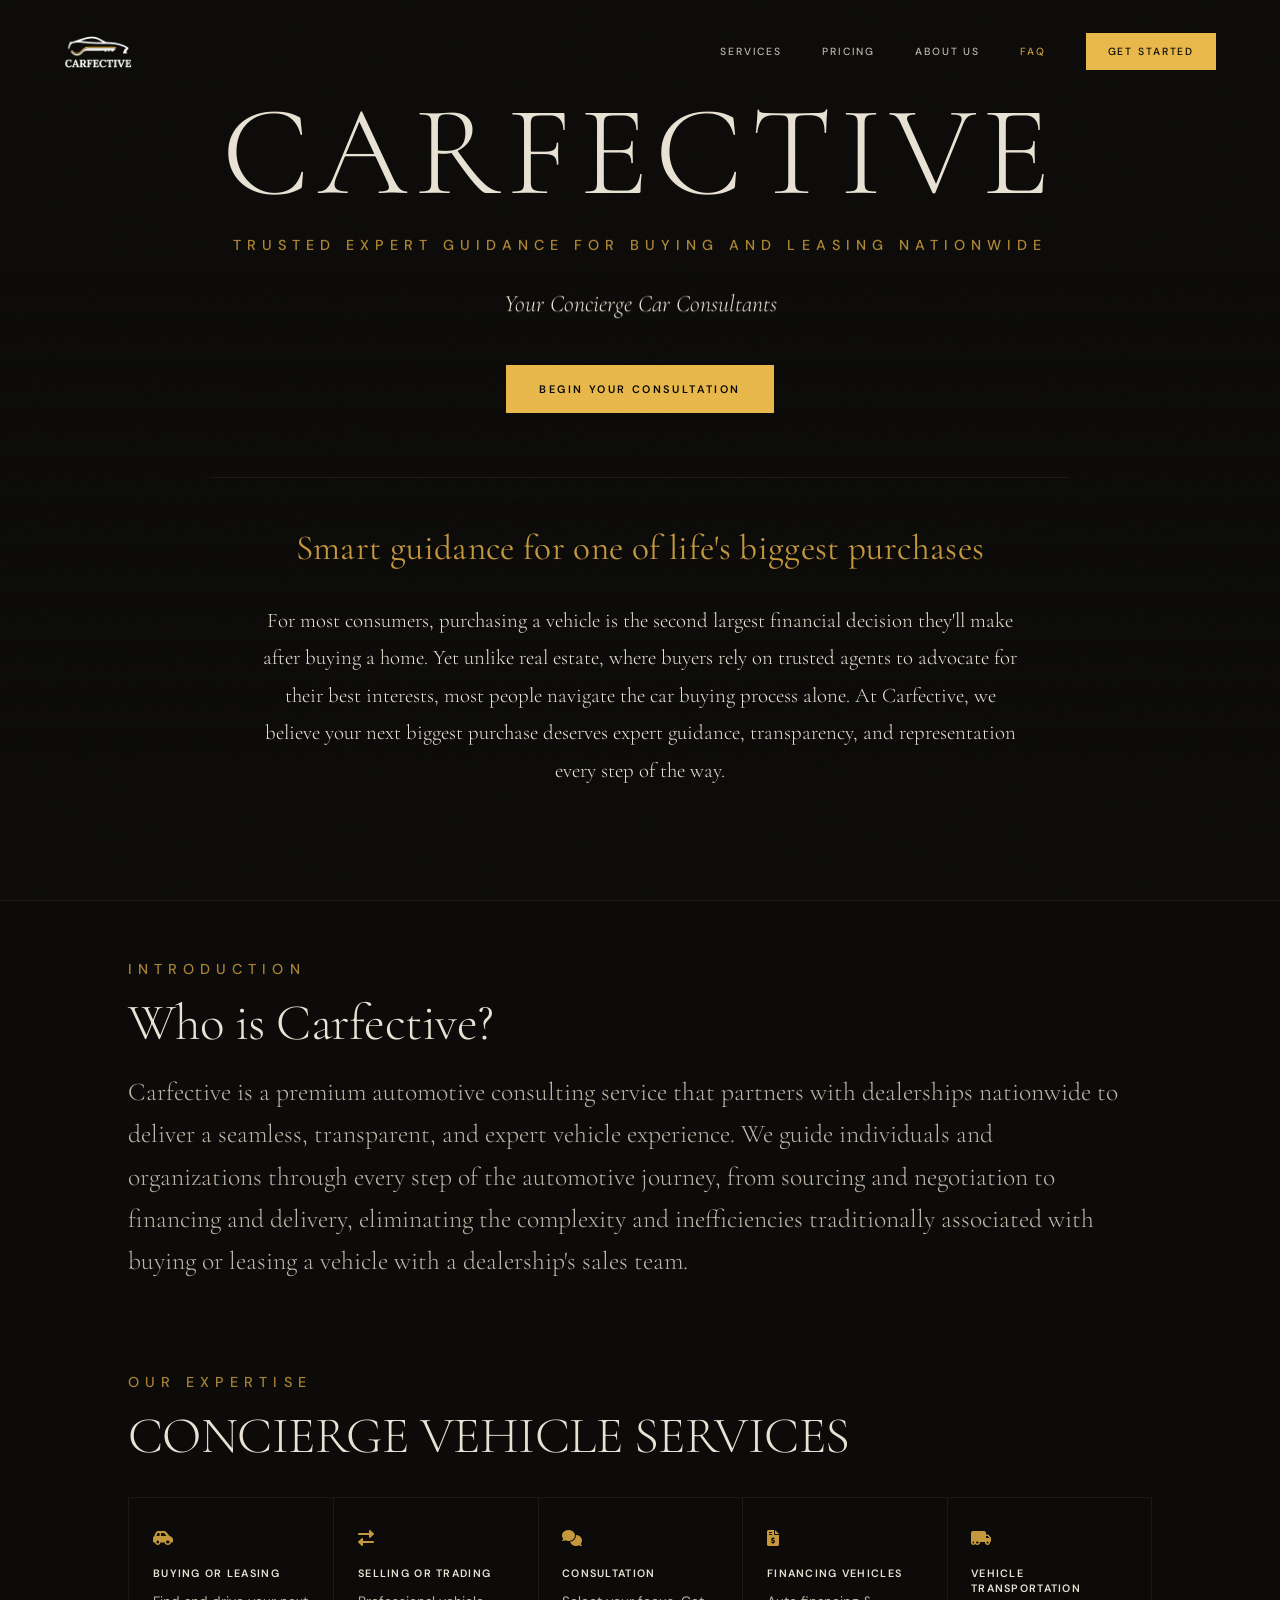
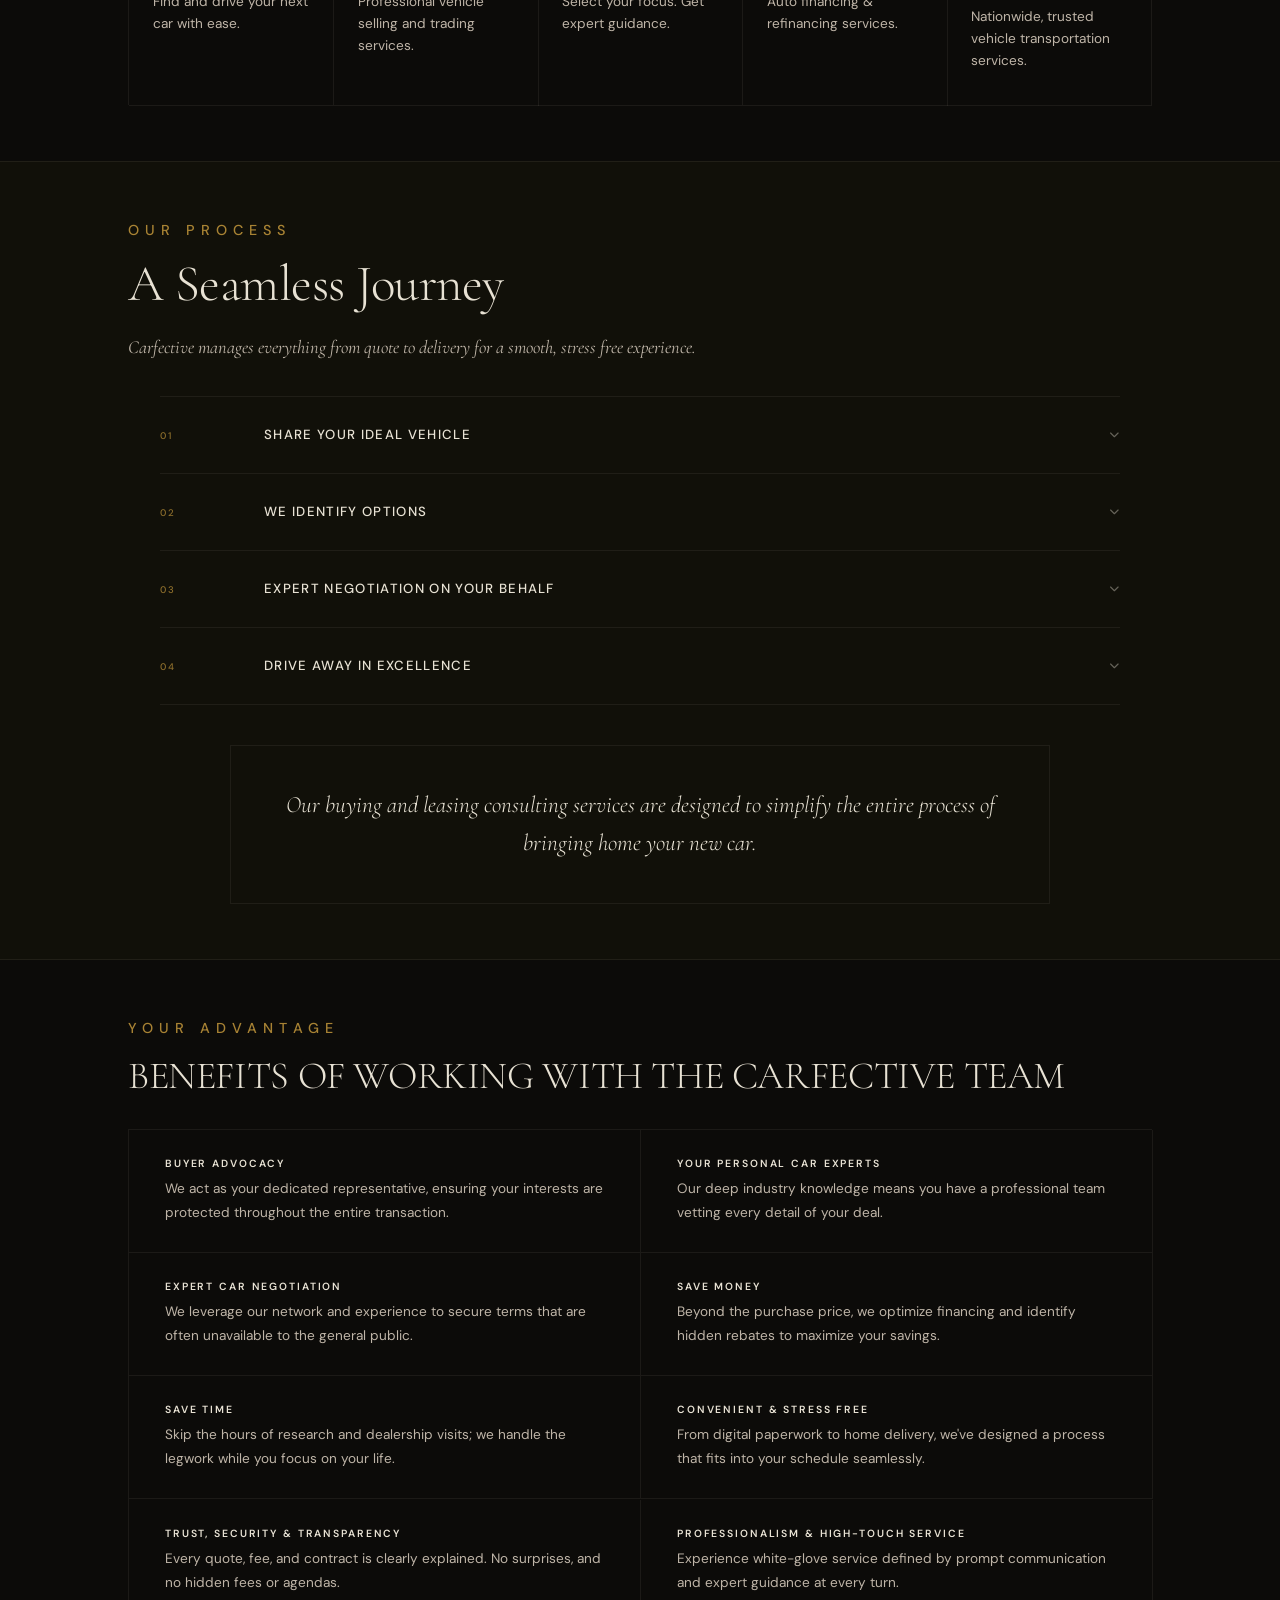
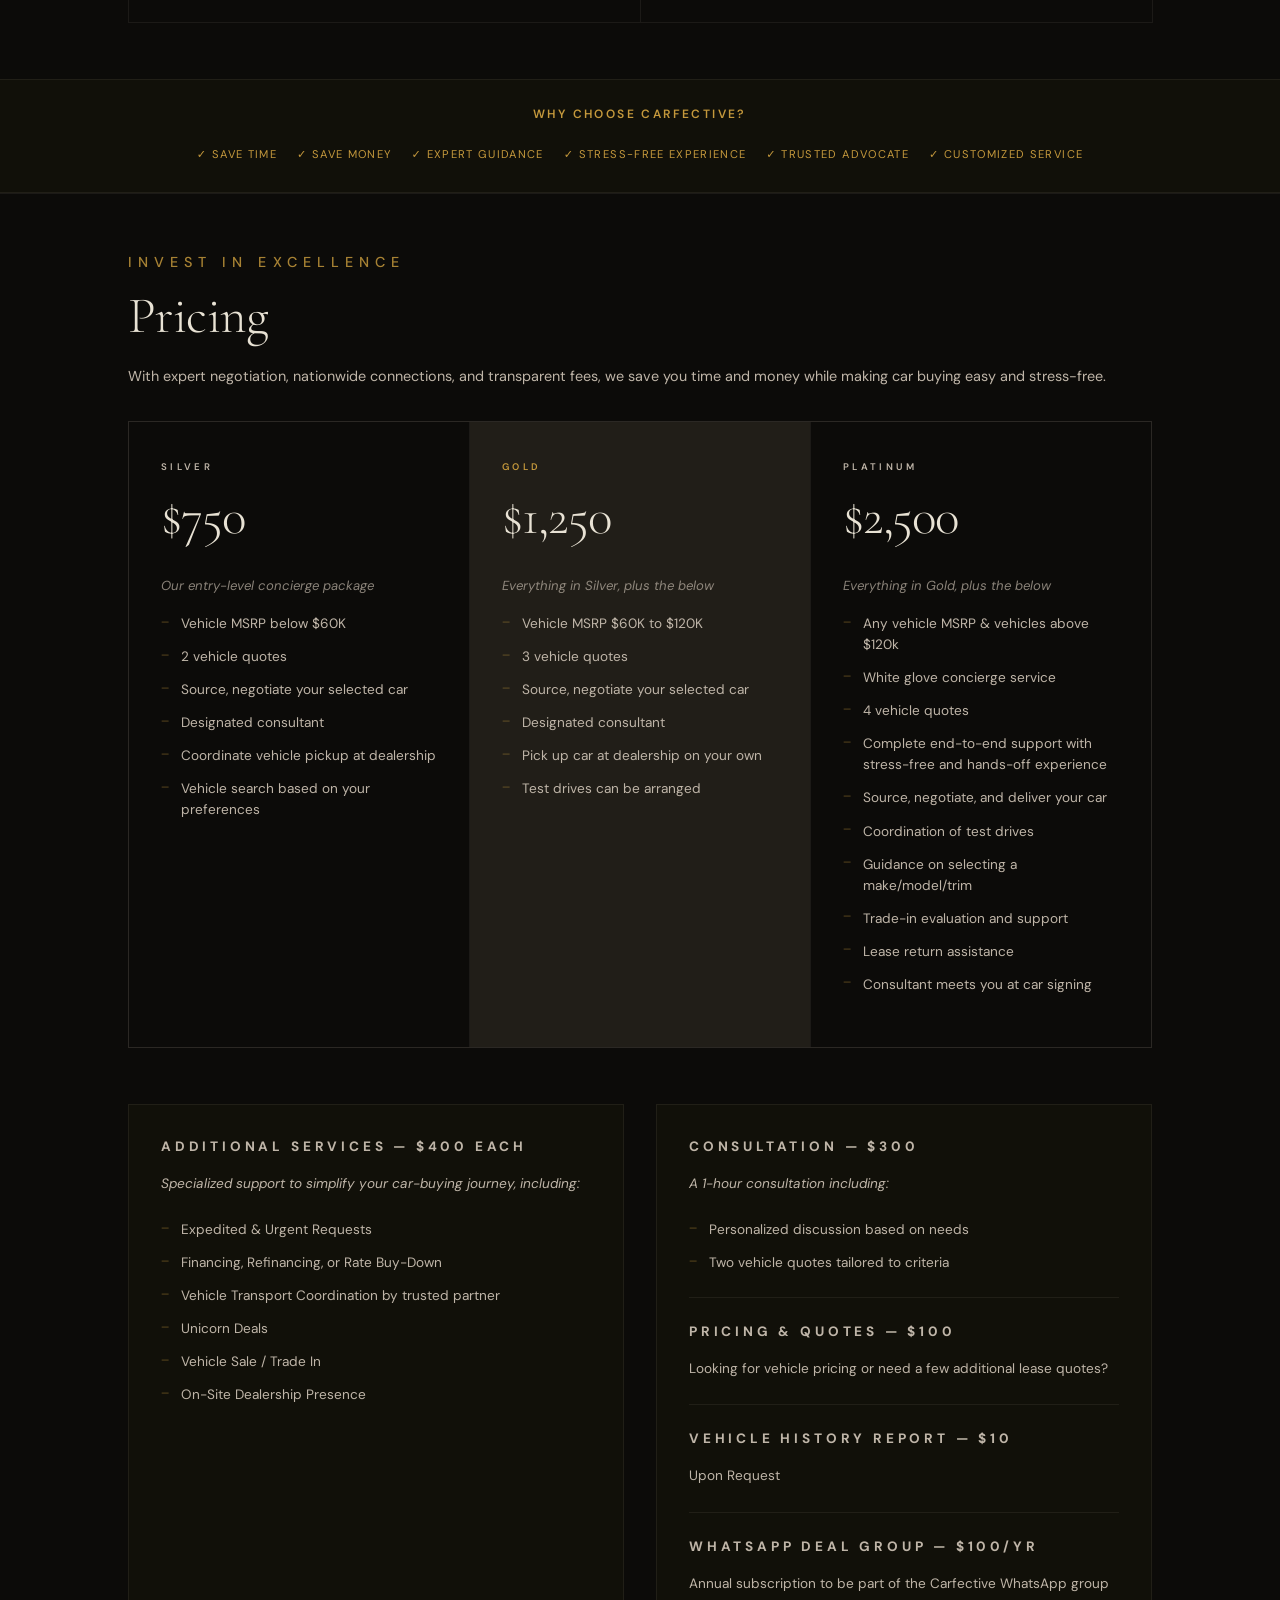
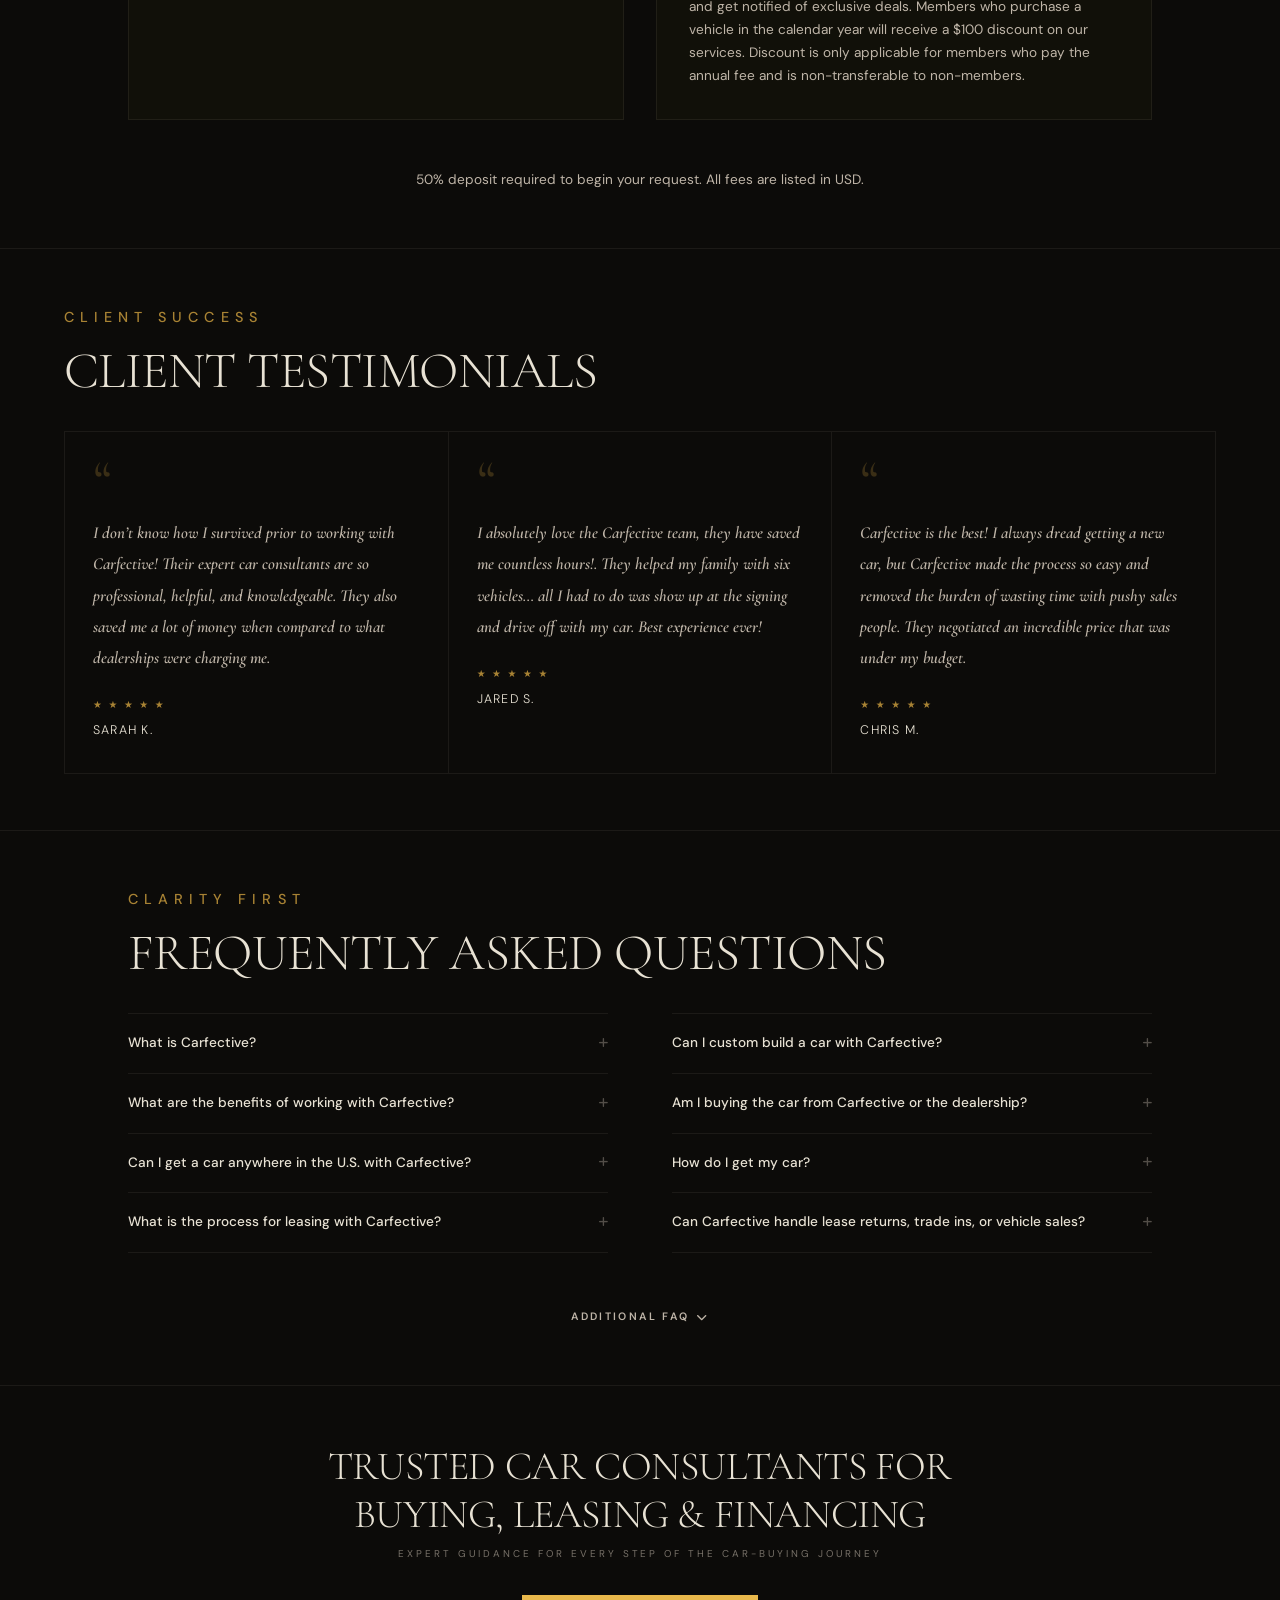
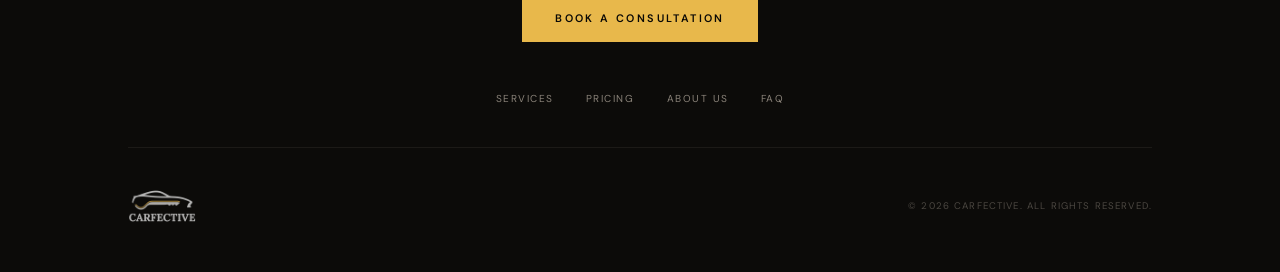
<file: index.html>
<!DOCTYPE html>
<html lang="en">

<head>
    <meta charset="UTF-8">
    <meta name="viewport" content="width=device-width, initial-scale=1.0, viewport-fit=cover">
    <meta name="theme-color" content="#050505">
    <link rel="icon" type="image/png" href="brand_assets/favicon.png" sizes="32x32">
    <title>CARFECTIVE | Your Concierge Car Consultants</title>

    <!-- SEO -->
    <meta name="description" content="Carfective is a premium automotive concierge service. We source, negotiate, and deliver your next vehicle — buying, leasing, financing, and trade-ins handled for you nationwide.">
    <link rel="canonical" href="https://carfective.com/">

    <!-- Open Graph -->
    <meta property="og:type" content="website">
    <meta property="og:url" content="https://carfective.com/">
    <meta property="og:title" content="CARFECTIVE | Your Concierge Car Consultants">
    <meta property="og:description" content="Carfective is a premium automotive concierge service. We source, negotiate, and deliver your next vehicle — buying, leasing, financing, and trade-ins handled for you nationwide.">
    <meta property="og:image" content="https://carfective.com/brand_assets/og-image.png">
    <meta property="og:site_name" content="Carfective">

    <!-- Twitter Card -->
    <meta name="twitter:card" content="summary_large_image">
    <meta name="twitter:title" content="CARFECTIVE | Your Concierge Car Consultants">
    <meta name="twitter:description" content="Carfective is a premium automotive concierge service. We source, negotiate, and deliver your next vehicle — buying, leasing, financing, and trade-ins handled for you nationwide.">
    <meta name="twitter:image" content="https://carfective.com/brand_assets/og-image.png">

    <!-- Structured Data -->
    <script type="application/ld+json">
    {
      "@context": "https://schema.org",
      "@type": "ProfessionalService",
      "name": "Carfective",
      "description": "Premium automotive concierge service specializing in vehicle sourcing, negotiation, financing, and delivery for buyers and lessees nationwide.",
      "url": "https://carfective.com",
      "logo": "https://carfective.com/brand_assets/og-image.png",
      "areaServed": "United States",
      "priceRange": "$750–$2500",
      "hasOfferCatalog": {
        "@type": "OfferCatalog",
        "name": "Concierge Vehicle Services",
        "itemListElement": [
          { "@type": "Offer", "itemOffered": { "@type": "Service", "name": "Silver Package", "description": "Vehicle sourcing and negotiation for cars under $60K. Includes 2 quotes and dealership coordination.", "price": "750", "priceCurrency": "USD" } },
          { "@type": "Offer", "itemOffered": { "@type": "Service", "name": "Gold Package", "description": "Full concierge service for vehicles $60K–$120K. Includes 3 quotes and test drive arrangements.", "price": "1250", "priceCurrency": "USD" } },
          { "@type": "Offer", "itemOffered": { "@type": "Service", "name": "Platinum Package", "description": "White-glove service for any vehicle. Unlimited quotes, delivery coordination, and full representation.", "price": "2500", "priceCurrency": "USD" } }
        ]
      }
    }
    </script>

    <!-- Fonts -->
    <link rel="preconnect" href="https://fonts.googleapis.com">
    <link rel="preconnect" href="https://fonts.gstatic.com" crossorigin>
    <link
        href="https://fonts.googleapis.com/css2?family=Cormorant+Garamond:ital,wght@0,300;0,400;0,600;1,300;1,400&family=DM+Sans:ital,opsz,wght@0,9..40,300;0,9..40,400;0,9..40,500;0,9..40,600;1,9..40,300&display=swap"
        rel="stylesheet">

    <!-- Styles -->
    <link rel="stylesheet" href="css/style.css">

    <!-- Icons -->
    <link rel="stylesheet" href="https://cdnjs.cloudflare.com/ajax/libs/font-awesome/6.0.0/css/all.min.css"
        integrity="sha512-9usAa10IRO0HhonpyAIVpjrylPvoDwiPUiKdWk5t3PyolY1cOd4DSE0Ga+ri4AuTroPR5aQvXU9xC6qOPnzFeg=="
        crossorigin="anonymous" referrerpolicy="no-referrer" />
</head>

<body>

    <!-- Navigation -->
    <nav>
        <div class="container nav-container">
            <a href="index.html" class="logo">
                <img src="brand_assets/logo.png" alt="CARFECTIVE" style="height: 68px; width: auto;">
            </a>
            <div class="nav-links">
                <a href="#services">Services</a>
                <a href="#pricing">Pricing</a>
                <a href="#about">About Us</a>
                <a href="#faq">FAQ</a>
                <a href="questionnaire.html" class="btn btn-gold nav-btn">Get Started</a>
            </div>

            <div class="mobile-menu-btn">
                <i class="fas fa-bars"></i>
            </div>
        </div>
    </nav>

    <!-- Hero Section -->
    <header class="hero">
        <div class="hero-bg"></div>
        <div class="hero-content">
            <h1 class="parallax-el" data-speed="-0.1">CARFECTIVE</h1>
            <p class="hero-sub parallax-el" data-speed="-0.05">Trusted expert guidance for buying and leasing nationwide</p>
            <p class="parallax-el" data-speed="0.05">Your Concierge Car Consultants</p>
            <a href="questionnaire.html" class="btn btn-gold">Begin Your Consultation</a>
            <p class="philosophy-lead hero-philosophy-lead reveal">Smart guidance for one of life's biggest purchases</p>
            <p class="philosophy-body hero-philosophy-body reveal">For most consumers, purchasing a vehicle is the second largest financial decision they'll make after buying a home. Yet unlike real estate, where buyers rely on trusted agents to advocate for their best interests, most people navigate the car buying process alone. At Carfective, we believe your next biggest purchase deserves expert guidance, transparency, and representation every step of the way.</p>
        </div>
    </header>

    <!-- About Section -->
    <section id="about" class="about-section">
        <div class="container">
            <div class="section-header reveal">
                <span class="subtitle">Introduction</span>
                <h2 class="section-title">Who is Carfective?</h2>
                <div>
                    <p>Carfective is a premium automotive consulting service that partners with dealerships nationwide to deliver a seamless, transparent, and expert vehicle experience. We guide individuals and organizations through every step of the automotive journey, from sourcing and negotiation to financing and delivery, eliminating the complexity and inefficiencies traditionally associated with buying or leasing a vehicle with a dealership's sales team.</p>
                </div>
            </div>
        </div>
    </section>

    <!-- Services Section -->
    <section id="services" class="services-section">
        <div class="container">
            <div class="section-header reveal">
                <span class="subtitle">Our Expertise</span>
                <h2 class="section-title">CONCIERGE VEHICLE SERVICES</h2>
            </div>

            <div class="services-grid">
                <!-- Service 1 -->
                <div class="glass-card service-item reveal">
                    <i class="fas fa-car-side"></i>
                    <h3 class="uppercase">Buying or Leasing</h3>
                    <p>Find and drive your next car with ease.</p>
                </div>

                <!-- Service 2 -->
                <div class="glass-card service-item reveal">
                    <i class="fas fa-exchange-alt"></i>
                    <h3 class="uppercase">Selling or Trading</h3>
                    <p>Professional vehicle selling and trading services.</p>
                </div>

                <!-- Service 3 -->
                <div class="glass-card service-item reveal">
                    <i class="fas fa-comments"></i>
                    <h3 class="uppercase">Consultation</h3>
                    <p>Select your focus. Get expert guidance.</p>
                </div>

                <!-- Service 4 -->
                <div class="glass-card service-item reveal">
                    <i class="fas fa-file-invoice-dollar"></i>
                    <h3 class="uppercase">Financing Vehicles</h3>
                    <p>Auto financing & refinancing services.</p>
                </div>

                <!-- Service 5 -->
                <div class="glass-card service-item reveal">
                    <i class="fas fa-truck-moving"></i>
                    <h3 class="uppercase">Vehicle Transportation</h3>
                    <p>Nationwide, trusted vehicle transportation services.</p>
                </div>
            </div>

        </div>
    </section>

    <!-- Process Section -->
    <section id="process" class="process-section">
        <div class="container">
            <div class="section-header reveal">
                <span class="subtitle">Our Process</span>
                <h2 class="section-title">A Seamless Journey</h2>
                <p>Carfective manages everything from quote to delivery for a smooth, stress free experience.</p>
            </div>

            <div class="process-steps accordion-steps">
                <div class="step reveal process-accordion">
                    <div class="step-number">01</div>
                    <div class="step-content">
                        <h4 class="uppercase" style="cursor: pointer; margin-bottom: 0; display: flex; justify-content: space-between; align-items: center;">Share Your Ideal Vehicle <i class="fas fa-chevron-down accordion-icon"></i></h4>
                        <div class="step-details" style="margin-top: 1rem;">
                            <p>Tell us about the car you want — make, model, features, and share dealer quotes.<br>We learn exactly what you’re looking for — features, budget, and timeline.</p>
                        </div>
                    </div>
                </div>
                <div class="step reveal process-accordion">
                    <div class="step-number">02</div>
                    <div class="step-content">
                        <h4 class="uppercase" style="cursor: pointer; margin-bottom: 0; display: flex; justify-content: space-between; align-items: center;">We Identify Options <i class="fas fa-chevron-down accordion-icon"></i></h4>
                        <div class="step-details" style="margin-top: 1rem;">
                            <p>Our team searches the market for vehicles that match or surpass your expectations.<br>We look for great deals and available inventory, based on your requirements.</p>
                        </div>
                    </div>
                </div>
                <div class="step reveal process-accordion">
                    <div class="step-number">03</div>
                    <div class="step-content">
                        <h4 class="uppercase" style="cursor: pointer; margin-bottom: 0; display: flex; justify-content: space-between; align-items: center;">Expert Negotiation on Your Behalf <i class="fas fa-chevron-down accordion-icon"></i></h4>
                        <div class="step-details" style="margin-top: 1rem;">
                            <p>We handle all negotiations with precision and discretion, securing the best pricing and terms.<br>Your time is valuable — we work to secure the most competitive deal available.</p>
                        </div>
                    </div>
                </div>
                <div class="step reveal process-accordion">
                    <div class="step-number">04</div>
                    <div class="step-content">
                        <h4 class="uppercase" style="cursor: pointer; margin-bottom: 0; display: flex; justify-content: space-between; align-items: center;">Drive Away in Excellence <i class="fas fa-chevron-down accordion-icon"></i></h4>
                        <div class="step-details" style="margin-top: 1rem;">
                            <p>Once the deal is perfected, your vehicle is ready for delivery.<br>Experience the joy of driving a car tailored to your preferences, with confidence and peace of mind.</p>
                        </div>
                    </div>
                </div>
            </div>

            <div class="glass-card reveal text-center">
                <p class="process-summary-text">
                    Our buying and leasing consulting services are designed to simplify the entire process of bringing
                    home your new car.
                </p>
            </div>
        </div>
    </section>

    <!-- Benefits Section -->
    <section class="benefits-section">
        <div class="container">
            <div class="section-header reveal">
                <span class="subtitle">Your Advantage</span>
                <h2 class="section-title" style="font-size: clamp(1.4rem, 3vw, 2.4rem);">BENEFITS OF WORKING WITH THE CARFECTIVE TEAM</h2>
            </div>

            <div class="benefits-grid">
                <div class="reveal benefit-item">
                    <h3 class="uppercase">Buyer Advocacy</h3>
                    <p>We act as your dedicated representative, ensuring your interests are protected throughout the
                        entire transaction.</p>
                </div>
                <div class="reveal benefit-item">
                    <h3 class="uppercase">Your Personal Car Experts</h3>
                    <p>Our deep industry knowledge means you have a professional team vetting every detail of your deal.
                    </p>
                </div>
                <div class="reveal benefit-item">
                    <h3 class="uppercase">Expert Car Negotiation</h3>
                    <p>We leverage our network and experience to secure terms that are often unavailable to the general
                        public.</p>
                </div>
                <div class="reveal benefit-item">
                    <h3 class="uppercase">Save Money</h3>
                    <p>Beyond the purchase price, we optimize financing and identify hidden rebates to maximize your
                        savings.</p>
                </div>
                <div class="reveal benefit-item">
                    <h3 class="uppercase">Save Time</h3>
                    <p>Skip the hours of research and dealership visits; we handle the legwork while you focus on your
                        life.</p>
                </div>
                <div class="reveal benefit-item">
                    <h3 class="uppercase">Convenient & Stress Free</h3>
                    <p>From digital paperwork to home delivery, we've designed a process that fits into your schedule
                        seamlessly.</p>
                </div>
                <div class="reveal benefit-item">
                    <h3 class="uppercase">Trust, Security & Transparency</h3>
                    <p>Every quote, fee, and contract is clearly explained. No surprises, and no hidden fees or agendas.</p>
                </div>
                <div class="reveal benefit-item">
                    <h3 class="uppercase">Professionalism & High-Touch Service</h3>
                    <p>Experience white-glove service defined by prompt communication and expert guidance at every turn.
                    </p>
                </div>
            </div>
        </div>
    </section>

    <!-- Why Choose Badge Bar -->
    <section class="reveal why-choose-section">
        <div class="container" style="display: flex; flex-direction: column; align-items: center; gap: 1.5rem;">
            <h3>Why Choose Carfective?</h3>
            <div class="badge-row no-scrollbar"
                style="display: flex; flex-wrap: wrap; gap: 0.75rem 1.25rem; width: 100%; justify-content: center;">
                <span>✓ Save Time</span>
                <span>✓ Save Money</span>
                <span>✓ Expert Guidance</span>
                <span>✓ Stress-Free Experience</span>
                <span>✓ Trusted Advocate</span>
                <span>✓ Customized Service</span>
            </div>
        </div>
    </section>

    <!-- Pricing Section -->
    <section id="pricing" class="pricing-section">
        <div class="container">
            <div class="section-header reveal">
                <span class="subtitle">Invest in Excellence</span>
                <h2 class="section-title">Pricing</h2>
                <p style="color: var(--text-secondary); font-size: 0.9rem; line-height: 1.75;">
                    With expert negotiation, nationwide connections, and transparent fees, we save you time and money
                    while making car buying easy and stress-free.
                </p>
            </div>

            <div class="pricing-grid">
                <!-- Silver -->
                <div class="glass-card pricing-card reveal">
                    <h3>Silver</h3>
                    <div class="price">$750</div>
                    <p style="font-size: 0.82rem; font-style: italic; color: var(--text-secondary); margin-bottom: 1rem; opacity: 0.7;">Our entry-level concierge package</p>
                    <ul class="features-list" style="margin-bottom: 0;">
                        <li>Vehicle MSRP below $60K</li>
                        <li>2 vehicle quotes</li>
                        <li>Source, negotiate your selected car</li>
                        <li>Designated consultant</li>
                        <li>Coordinate vehicle pickup at dealership</li>
                        <li>Vehicle search based on your preferences</li>
                    </ul>
                </div>

                <!-- Gold -->
                <div class="glass-card pricing-card featured reveal">
                    <h3>Gold</h3>
                    <div class="price">$1,250</div>
                    <p style="font-size: 0.82rem; font-style: italic; color: var(--text-secondary); margin-bottom: 1rem; opacity: 0.7;">Everything in Silver, plus the below</p>
                    <ul class="features-list" style="margin-bottom: 0;">
                        <li>Vehicle MSRP $60K to $120K</li>
                        <li>3 vehicle quotes</li>
                        <li>Source, negotiate your selected car</li>
                        <li>Designated consultant</li>
                        <li>Pick up car at dealership on your own</li>
                        <li>Test drives can be arranged</li>
                    </ul>
                </div>

                <!-- Platinum -->
                <div class="glass-card pricing-card reveal">
                    <h3>Platinum</h3>
                    <div class="price">$2,500</div>
                    <p style="font-size: 0.82rem; font-style: italic; color: var(--text-secondary); margin-bottom: 1rem; opacity: 0.7;">Everything in Gold, plus the below</p>
                    <ul class="features-list" style="margin-bottom: 0;">
                        <li>Any vehicle MSRP & vehicles above $120k</li>
                        <li>White glove concierge service</li>
                        <li>4 vehicle quotes</li>
                        <li>Complete end-to-end support with stress-free and hands-off experience</li>
                        <li>Source, negotiate, and deliver your car</li>
                        <li>Coordination of test drives</li>
                        <li>Guidance on selecting a make/model/trim</li>
                        <li>Trade-in evaluation and support</li>
                        <li>Lease return assistance</li>
                        <li>Consultant meets you at car signing</li>
                    </ul>
                </div>
            </div>

            <!-- Additional Services & Consultation -->
            <div class="addons-grid reveal">
                <div class="glass-card">
                    <h3 class="uppercase">Additional Services — $400 each</h3>
                    <p class="addon-intro">Specialized support to simplify your car-buying journey, including:</p>
                    <ul class="features-list">
                        <li>Expedited & Urgent Requests</li>
                        <li>Financing, Refinancing, or Rate Buy-Down</li>
                        <li>Vehicle Transport Coordination by trusted partner</li>
                        <li>Unicorn Deals</li>
                        <li>Vehicle Sale / Trade In</li>
                        <li>On-Site Dealership Presence</li>
                    </ul>
                </div>

                <div class="glass-card">
                    <h3 class="uppercase">Consultation — $300</h3>
                    <p class="addon-intro">A 1-hour consultation including:</p>
                    <ul class="features-list">
                        <li>Personalized discussion based on needs</li>
                        <li>Two vehicle quotes tailored to criteria</li>
                    </ul>

                    <div class="addon-divider">
                        <h3 class="uppercase">Pricing & Quotes — $100</h3>
                        <p class="addon-body">Looking for vehicle pricing or need a few additional lease quotes?</p>
                    </div>

                    <div class="addon-divider">
                        <h3 class="uppercase">Vehicle History Report — $10</h3>
                        <p class="addon-body">Upon Request</p>
                    </div>

                    <div class="addon-divider">
                        <h3 class="uppercase">WhatsApp Deal Group — $100/yr</h3>
                        <p class="addon-body">Annual subscription to be part of the Carfective WhatsApp group and get notified of exclusive deals. Members who purchase a vehicle in the calendar year will receive a $100 discount on our services. Discount is only applicable for members who pay the annual fee and is non-transferable to non-members.</p>
                    </div>
                </div>
            </div>

            <div class="text-center pricing-disclaimer reveal">
                <p>50% deposit required to begin your request. All fees are listed in USD.</p>
            </div>
        </div>
    </section>


    <!-- Testimonials Section -->
    <section id="testimonials" class="testimonials-section">
        <div class="testimonials-inner">
            <div class="testimonials-header">
                <span class="subtitle">Client Success</span>
                <h2 class="section-title">CLIENT TESTIMONIALS</h2>
            </div>
            <div class="testimonials-row">
                <div class="testimonial-card">
                    <div class="testimonial-quote-mark">&ldquo;</div>
                    <p class="testimonial-text">I don&rsquo;t know how I survived prior to working with Carfective! Their expert car consultants are so professional, helpful, and knowledgeable. They also saved me a lot of money when compared to what dealerships were charging me.</p>
                    <div class="testimonial-stars">&#9733; &#9733; &#9733; &#9733; &#9733;</div>
                    <p class="testimonial-name">Sarah K.</p>
                </div>
                <div class="testimonial-card">
                    <div class="testimonial-quote-mark">&ldquo;</div>
                    <p class="testimonial-text">I absolutely love the Carfective team, they have saved me countless hours!. They helped my family with six vehicles&hellip; all I had to do was show up at the signing and drive off with my car. Best experience ever!</p>
                    <div class="testimonial-stars">&#9733; &#9733; &#9733; &#9733; &#9733;</div>
                    <p class="testimonial-name">Jared S.</p>
                </div>
                <div class="testimonial-card">
                    <div class="testimonial-quote-mark">&ldquo;</div>
                    <p class="testimonial-text">Carfective is the best! I always dread getting a new car, but Carfective made the process so easy and removed the burden of wasting time with pushy sales people. They negotiated an incredible price that was under my budget.</p>
                    <div class="testimonial-stars">&#9733; &#9733; &#9733; &#9733; &#9733;</div>
                    <p class="testimonial-name">Chris M.</p>
                </div>
            </div>
        </div>
    </section>

    <!-- FAQ Section -->
    <section id="faq" class="faq-section">
        <div class="container">
            <div class="section-header reveal">
                <span class="subtitle">Clarity First</span>
                <h2 class="section-title">FREQUENTLY ASKED QUESTIONS</h2>
            </div>

            <div class="faq-grid reveal">
                <!-- Main FAQ Column 1 -->
                <div class="faq-column">
                    <div class="faq-item">
                        <div class="faq-question">
                            <span>What is Carfective?</span>
                            <i class="fas fa-plus icon-plus"></i>
                        </div>
                        <div class="faq-answer">
                            With Carfective, buying a car is simple and stress free. We provide personalized guidance, insider expertise, and full advocacy while ensuring you choose the right vehicle, understand every detail, and get the best deal. For individuals and businesses, we work solely for you, not the dealerships.
                        </div>
                    </div>
                    <div class="faq-item">
                        <div class="faq-question">
                            <span>What are the benefits of working with Carfective?</span>
                            <i class="fas fa-plus icon-plus"></i>
                        </div>
                        <div class="faq-answer">
                            Carfective partners exclusively with top tier dealerships to help you find the perfect car
                            at the best price, with complete transparency at every step. We handle the legwork so you
                            avoid sales pressure, streamlining the signing process.
                        </div>
                    </div>
                    <div class="faq-item">
                        <div class="faq-question">
                            <span>Can I get a car anywhere in the U.S. with Carfective?</span>
                            <i class="fas fa-plus icon-plus"></i>
                        </div>
                        <div class="faq-answer">
    Yes! We have relationships with dealers across the U.S. representing domestic, import, luxury, ultra-luxury, supercar, and electric vehicle manufacturers, and we can't wait to help you.<br><br>
    Our dealer network includes:<br><br>
    Acura, Alfa Romeo, Aston Martin, Audi, Bentley, BMW, Buick, Cadillac, Chevrolet, Chrysler, Dodge, Ferrari, Fiat, Ford, Genesis, GMC, Honda, Hyundai, Infiniti, Jaguar, Jeep, Kia, Lamborghini, Land Rover, Lexus, Lincoln, Lotus, Lucid, Maserati, Mazda, McLaren, Mercedes-Benz, Mini, Mitsubishi, Nissan, Polestar, Porsche, Ram, Rivian, Rolls-Royce, Subaru, Tesla, Toyota, VinFast, Volkswagen, Volvo, and more.<br><br>
    Whether you're shopping for an economy vehicle, SUV, truck, hybrid, plug-in hybrid, fully electric vehicle, luxury vehicle, or an ultra luxury/supercar, we can assist with the entire process from vehicle selection and pricing analysis to lease and finance, trade-ins, extended warranties, transportation, and delivery.<br><br>
    No matter the brand, our goal is to help you secure the best possible vehicle and deal while saving you time, money, and stress.<br><br>
    We look forward to helping with your next vehicle purchase or lease!
</div>
                    </div>
                    <div class="faq-item">
                        <div class="faq-question">
                            <span>What is the process for leasing with Carfective?</span>
                            <i class="fas fa-plus icon-plus"></i>
                        </div>
                        <div class="faq-answer">
                            At Carfective, you’re in full control of your car buying journey. We take the stress out of
                            the process by handling negotiations with the dealer on your behalf. Simply choose your
                            ideal car, and we’ll negotiate on your behalf in alignment with your budgeted monthly
                            payment and upfront costs.
                        </div>
                    </div>
                </div>

                <!-- Main FAQ Column 2 -->
                <div class="faq-column">
                    <div class="faq-item">
                        <div class="faq-question">
                            <span>Can I custom build a car with Carfective?</span>
                            <i class="fas fa-plus icon-plus"></i>
                        </div>
                        <div class="faq-answer">
                            Absolutely. If you have specific requirements, we can first check whether an existing option
                            is already available. If not, we can submit a build request on your behalf, provided the
                            manufacturer offers custom build options. Please note that some manufacturers support custom
                            builds, while others do not.
                        </div>
                    </div>
                    <div class="faq-item">
                        <div class="faq-question">
                            <span>Am I buying the car from Carfective or the dealership?</span>
                            <i class="fas fa-plus icon-plus"></i>
                        </div>
                        <div class="faq-answer">
                            Dealership, all documents will be between the purchaser and the dealership.
                        </div>
                    </div>
                    <div class="faq-item">
                        <div class="faq-question">
                            <span>How do I get my car?</span>
                            <i class="fas fa-plus icon-plus"></i>
                        </div>
                        <div class="faq-answer">
                            Once you’ve submitted the credit application and have been approved, you will have the
                            option to pick up your vehicle at the dealership or Carfective can deliver it to your home
                            for an additional fee.
                        </div>
                    </div>
                    <div class="faq-item">
                        <div class="faq-question">
                            <span>Can Carfective handle lease returns, trade ins, or vehicle sales?</span>
                            <i class="fas fa-plus icon-plus"></i>
                        </div>
                        <div class="faq-answer">
                            Yes. Carfective can assist with lease returns, trade ins and sales of existing vehicles.<br><br>For details specific to your situation, let’s discuss and tailor the next steps to your needs.
                        </div>
                    </div>
                </div>
            </div>

            <!-- Additional FAQ Section -->
            <div class="additional-faq-wrapper reveal" style="margin-top: 3rem; text-align: center;">
                <h3 class="uppercase additional-faq-toggle">
                    Additional FAQ <i class="fas fa-chevron-down"></i>
                </h3>

                <div id="additionalFaq" class="faq-grid" style="text-align: left; margin-top: 2rem;">
                    <div class="faq-column">
                        <div class="faq-item">
                            <div class="faq-question">
                                <span>How long will it take for my credit application to be approved?</span>
                                <i class="fas fa-plus icon-plus"></i>
                            </div>
                            <div class="faq-answer">
                                Approval times vary based on your credit profile and chosen vehicle, as several factors come
                                into play. In most cases, we receive a response within a few hours, though it can sometimes
                                take 24 to 48 hours.
                            </div>
                        </div>
                        <div class="faq-item">
                            <div class="faq-question">
                                <span>Who provides financing for my vehicle?</span>
                                <i class="fas fa-plus icon-plus"></i>
                            </div>
                            <div class="faq-answer">
                                Carfective is not a leasing or financing provider; your lease agreement will be directly
                                with the appropriate financial institution (e.g., Toyota Financial, BMW Financial, etc.).
                            </div>
                        </div>
                        <div class="faq-item">
                            <div class="faq-question">
                                <span>Where can I make my vehicle payments?</span>
                                <i class="fas fa-plus icon-plus"></i>
                            </div>
                            <div class="faq-answer">
                                All payments will be made directly to the financial institution that approved your lease.
                                You’ll usually receive a statement by mail before your first payment is due, along with
                                instructions for setting up your online account.
                            </div>
                        </div>
                        <div class="faq-item">
                            <div class="faq-question">
                                <span>What do upfront fees consist of?</span>
                                <i class="fas fa-plus icon-plus"></i>
                            </div>
                            <div class="faq-answer">
                                Taxes, Title & Registration fees, Dealer Fees (documentation, processing, electronic filing fee), and Acquisition Fees (also known as bank fee or lease origination).<br><br>Down payment and 1st month payment may exist depending on the structure of the deal.
                            </div>
                        </div>
                    </div>

                    <div class="faq-column">
                        <div class="faq-item">
                            <div class="faq-question">
                                <span>Where can I get my vehicle serviced after buying through Carfective?</span>
                                <i class="fas fa-plus icon-plus"></i>
                            </div>
                            <div class="faq-answer">
                                Any dealership for that vehicle brand or your personal / local mechanic of your choice.
                            </div>
                        </div>
                        <div class="faq-item">
                            <div class="faq-question">
                                <span>How does Carfective get the best deals?</span>
                                <i class="fas fa-plus icon-plus"></i>
                            </div>
                            <div class="faq-answer">
                                Carfective leverages deep market knowledge, exclusive dealer access, and real time pricing to secure vehicles, discounts, and financing. We work with highly rated dealerships, time purchases strategically, and eliminate unnecessary fees to deliver the best deals in a smooth, hassle free experience.
                            </div>
                        </div>
                        <div class="faq-item">
                            <div class="faq-question">
                                <span>What forms of payment does Carfective accept?</span>
                                <i class="fas fa-plus icon-plus"></i>
                            </div>
                            <div class="faq-answer">
                                We accept Zelle payments.
                            </div>
                        </div>
                        <div class="faq-item">
                            <div class="faq-question">
                                <span>Does Carfective have a referral program?</span>
                                <i class="fas fa-plus icon-plus"></i>
                            </div>
                            <div class="faq-answer">
                                Yes, please contact us for further details.
                            </div>
                        </div>
                    </div>
                </div>
            </div>
        </div>
    </section>

    <!-- Footer -->
    <footer>
        <div class="container" style="text-align: center;">
            <h2 class="uppercase" style="font-size: 2rem; color: #fff; margin-bottom: 0.5rem; letter-spacing: 0.1em;">
                TRUSTED CAR CONSULTANTS FOR BUYING, LEASING & FINANCING</h2>
            <p
                style="margin-bottom: 2rem; text-transform: uppercase; letter-spacing: 0.2rem; font-size: 0.9rem; color: var(--text-secondary);">
                Expert Guidance for Every Step of the Car-Buying Journey</p>

            <a href="questionnaire.html" class="btn btn-gold" style="margin-bottom: 3rem;">Book a Consultation</a>

            <div class="footer-nav" style="justify-content: center;">
                <a href="#services">Services</a>
                <a href="#pricing">Pricing</a>
                <a href="#about">About Us</a>
                <a href="#faq">FAQ</a>
            </div>

            <div class="footer-bottom">
                <a href="#" class="footer-logo-link">
                    <img src="brand_assets/logo.png" alt="Carfective" style="height: 68px; width: auto;">
                </a>
                <div class="copy" style="opacity: 0.35;">
                    © 2026 CARFECTIVE. ALL RIGHTS RESERVED.
                </div>
            </div>
        </div>
    </footer>

    <script src="js/main.js"></script>
</body>

</html>
</file>
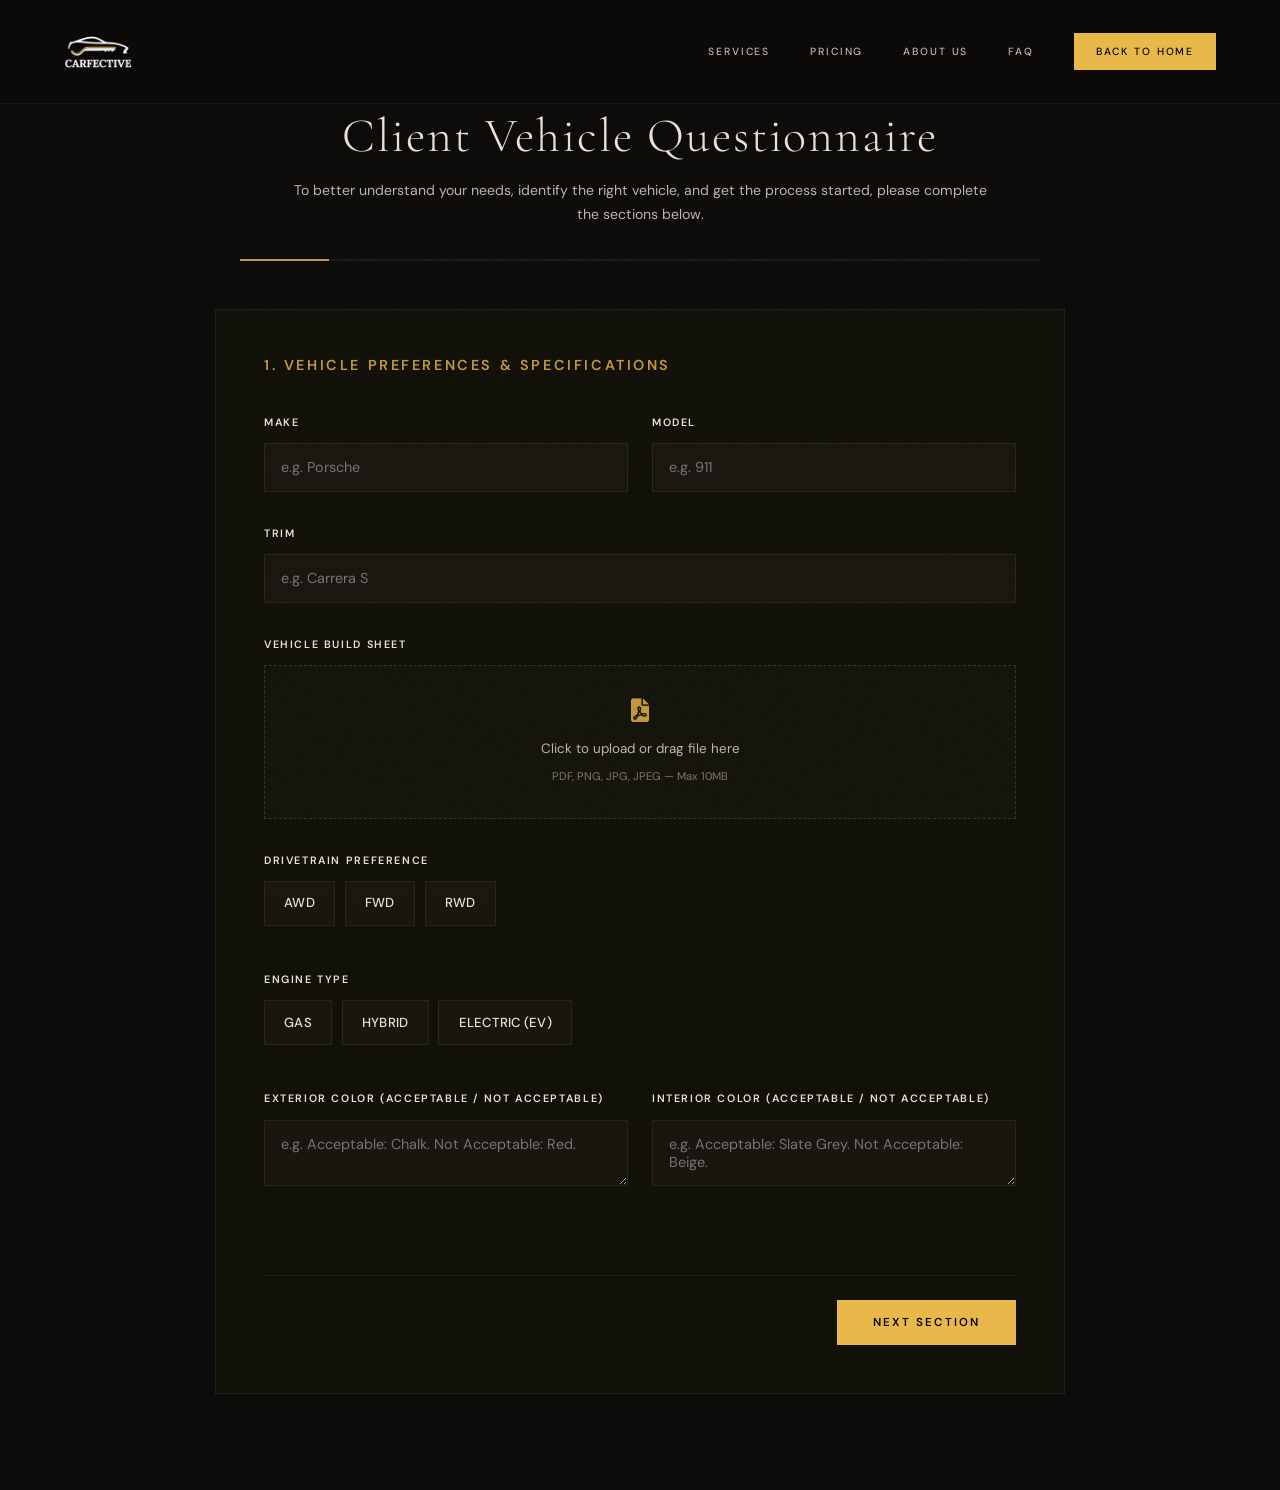
<file: questionnaire.html>
<!DOCTYPE html>
<html lang="en">

<head>
    <meta charset="UTF-8">
    <meta name="viewport" content="width=device-width, initial-scale=1.0, viewport-fit=cover">
    <meta name="theme-color" content="#050505">
    <link rel="icon" type="image/png" href="brand_assets/favicon.png" sizes="32x32">
    <title>Client Questionnaire | CARFECTIVE</title>

    <!-- SEO: exclude this form page from search results -->
    <meta name="robots" content="noindex, nofollow">
    <link rel="canonical" href="https://carfective.com/questionnaire.html">

    <!-- Open Graph (for direct link shares) -->
    <meta property="og:type" content="website">
    <meta property="og:url" content="https://carfective.com/questionnaire.html">
    <meta property="og:title" content="Client Questionnaire | CARFECTIVE">
    <meta property="og:description" content="Tell us about your ideal vehicle and we'll handle the rest — sourcing, negotiating, and delivering your next car.">
    <meta property="og:image" content="https://carfective.com/brand_assets/og-image.png">
    <meta property="og:site_name" content="Carfective">
    <!-- Fonts -->
    <link rel="preconnect" href="https://fonts.googleapis.com">
    <link rel="preconnect" href="https://fonts.gstatic.com" crossorigin>
    <link
        href="https://fonts.googleapis.com/css2?family=Cormorant+Garamond:ital,wght@0,300;0,400;0,600;1,300;1,400&family=DM+Sans:ital,opsz,wght@0,9..40,300;0,9..40,400;0,9..40,500;0,9..40,600;1,9..40,300&display=swap"
        rel="stylesheet">
    <!-- Styles -->
    <link rel="stylesheet" href="css/style.css">
    <link rel="stylesheet" href="css/questionnaire.css">
    <!-- Icons -->
    <link rel="stylesheet" href="https://cdnjs.cloudflare.com/ajax/libs/font-awesome/6.0.0/css/all.min.css">
    <!-- Google reCAPTCHA -->
    <script src="https://www.google.com/recaptcha/api.js" async defer></script>
</head>

<body>

    <nav>
        <div class="container nav-container">
            <a href="index.html" class="logo">
                <img src="brand_assets/logo.png" alt="CARFECTIVE" style="height: 68px; width: auto;">
            </a>
            <div class="nav-links">
                <a href="index.html#services">Services</a>
                <a href="index.html#pricing">Pricing</a>
                <a href="index.html#about">About Us</a>
                <a href="index.html#faq">FAQ</a>
                <a href="index.html" class="btn btn-gold nav-btn">Back to Home</a>
            </div>

            <div class="mobile-menu-btn">
                <i class="fas fa-bars"></i>
            </div>
        </div>
    </nav>

    <main class="questionnaire-page">
        <div class="container">
            <header class="q-header">
                <h1>Client Vehicle Questionnaire</h1>
                <p>To better understand your needs, identify the right vehicle, and get the process started, please
                    complete the sections below.</p>
                <div class="progress-container">
                    <div class="progress-bar" id="progressBar"></div>
                </div>
            </header>

            <form id="carfectiveForm" class="glass-form" novalidate>

                <!-- Submitting Overlay -->
                <div id="submittingOverlay" style="display:none;">
                    <div class="submit-spinner"></div>
                    <p class="submit-label">Uploading your information</p>
                    <p id="submitStatusText" class="submit-sub">This may take a moment&hellip;</p>
                </div>

                <!-- Section 1: Vehicle Preferences -->
                <section class="form-step active" id="step1">
                    <h2 class="section-title">1. Vehicle Preferences & Specifications</h2>

                    <div class="form-row">
                        <div class="form-group">
                            <label for="make">Make</label>
                            <input type="text" id="make" name="make" placeholder="e.g. Porsche" required>
                        </div>
                        <div class="form-group">
                            <label for="model">Model</label>
                            <input type="text" id="model" name="model" placeholder="e.g. 911" required>
                        </div>
                    </div>
                    <div class="form-group">
                        <label for="trim">Trim</label>
                        <input type="text" id="trim" name="trim" placeholder="e.g. Carrera S" required>
                    </div>

                    <div class="form-group">
                        <label for="build_sheet_pdf">Vehicle build sheet</label>
                        <div class="file-upload-wrapper">
                            <input type="file" id="build_sheet_pdf" name="build_sheet_pdf" accept="application/pdf,.png,.jpg,.jpeg">
                            <div class="file-dummy">
                                <i class="fas fa-file-pdf"></i>
                                <span class="file-label">Click to upload or drag file here</span>
                                <span class="file-hint">PDF, PNG, JPG, JPEG — Max 10MB</span>
                            </div>
                        </div>
                    </div>

                    <div class="form-group">
                        <label>Drivetrain preference</label>
                        <div class="radio-chip-group">
                            <label class="radio-chip"><input type="checkbox" name="drivetrain" value="AWD">
                                <span>AWD</span></label>
                            <label class="radio-chip"><input type="checkbox" name="drivetrain" value="FWD">
                                <span>FWD</span></label>
                            <label class="radio-chip"><input type="checkbox" name="drivetrain" value="RWD">
                                <span>RWD</span></label>
                        </div>
                    </div>

                    <div class="form-group">
                        <label>Engine Type</label>
                        <div class="radio-chip-group">
                            <label class="radio-chip"><input type="checkbox" name="engine_type" value="Gas">
                                <span>Gas</span></label>
                            <label class="radio-chip"><input type="checkbox" name="engine_type" value="Hybrid">
                                <span>Hybrid</span></label>
                            <label class="radio-chip"><input type="checkbox" name="engine_type" value="Electric (EV)">
                                <span>Electric (EV)</span></label>
                        </div>
                    </div>

                    <div class="form-row">
                        <div class="form-group">
                            <label for="ext_color">Exterior Color (Acceptable / Not Acceptable)</label>
                            <textarea id="ext_color" name="ext_color"
                                placeholder="e.g. Acceptable: Chalk. Not Acceptable: Red." rows="2"></textarea>
                        </div>
                        <div class="form-group">
                            <label for="int_color">Interior Color (Acceptable / Not Acceptable)</label>
                            <textarea id="int_color" name="int_color"
                                placeholder="e.g. Acceptable: Slate Grey. Not Acceptable: Beige." rows="2"></textarea>
                        </div>
                    </div>

                    <div class="form-nav">
                        <button type="button" class="btn btn-gold next-btn">Next Section</button>
                    </div>
                </section>

                <!-- Section 2: Availability & Flexibility -->
                <section class="form-step" id="step2">
                    <h2 class="section-title">2. Availability & Flexibility</h2>

                    <div class="form-group">
                        <label>Open to vehicles greater than 1 hour away?</label>
                        <div class="radio-group">
                            <label><input type="radio" name="out_of_state" value="Yes" required> Yes</label>
                            <label><input type="radio" name="out_of_state" value="No"> No</label>
                        </div>
                    </div>

                    <div class="form-group conditional" data-show-if="out_of_state" data-value="Yes">
                        <label>Select preferred distance:</label>
                        <div class="radio-group" style="flex-direction: column; align-items: flex-start; gap: 0.5rem;">
                            <label><input type="radio" name="max_distance" value="Any state up to 4 hours drive"
                                    required> Any state up to 4 hours drive</label>
                            <label><input type="radio" name="max_distance"
                                    value="Any state no limit (may require shipping)"> Any state no limit (may require
                                shipping)</label>
                        </div>
                    </div>

                    <div class="form-nav">
                        <button type="button" class="btn btn-outline prev-btn">Previous</button>
                        <button type="button" class="btn btn-gold next-btn">Next Section</button>
                    </div>
                </section>

                <!-- Section 3: Pricing & Market Activity -->
                <section class="form-step" id="step3">
                    <h2 class="section-title">3. Pricing & Market Activity</h2>

                    <div class="form-group">
                        <label>Have you received any quotes?</label>
                        <div class="radio-group">
                            <label><input type="radio" name="quotes_received" value="Yes" required> Yes</label>
                            <label><input type="radio" name="quotes_received" value="No"> No</label>
                        </div>
                    </div>

                    <div class="form-group conditional" data-show-if="quotes_received" data-value="Yes">
                        <label for="quote_details">If yes, please share details (down payment, due at signing, months,
                            payment, mileage)</label>
                        <textarea id="quote_details" name="quote_details"
                            placeholder="Briefly describe the quotes..."></textarea>

                        <label for="quote_file" style="margin-top: 1rem; display: block;">Upload a copy of your vehicle quote (Optional)</label>
                        <div class="file-upload-wrapper" style="margin-top: 0.5rem;">
                            <input type="file" id="quote_file" name="quote_file" accept=".pdf,.png,.jpg,.jpeg">
                            <div class="file-dummy">
                                <i class="fas fa-file-upload"></i>
                                <span class="file-label">Click to upload quote</span>
                                <span class="file-hint">PDF, PNG, JPG, JPEG — Max 10MB</span>
                            </div>
                        </div>
                    </div>

                    <div class="form-group">
                        <label>Has a deposit been placed with a dealer?</label>
                        <div class="radio-group">
                            <label><input type="radio" name="deposit_placed" value="Yes" required> Yes</label>
                            <label><input type="radio" name="deposit_placed" value="No"> No</label>
                        </div>
                    </div>

                    <div class="form-group conditional" data-show-if="deposit_placed" data-value="Yes">
                        <label for="deposit_dealer_name">Dealership Name</label>
                        <input type="text" id="deposit_dealer_name" name="deposit_dealer_name"
                            placeholder="Enter dealership name">
                    </div>

                    <div class="form-group">
                        <label>Have you test-driven the vehicle?</label>
                        <div class="radio-group">
                            <label><input type="radio" name="test_driven" value="Yes" required> Yes</label>
                            <label><input type="radio" name="test_driven" value="No"> No</label>
                        </div>
                    </div>

                    <div class="form-group conditional" data-show-if="test_driven" data-value="Yes">
                        <label for="test_driven_dealer_name">Dealership Name(s)</label>
                        <input type="text" id="test_driven_dealer_name" name="test_driven_dealer_name"
                            placeholder="Enter dealership name(s)">
                    </div>

                    <div class="form-nav">
                        <button type="button" class="btn btn-outline prev-btn">Previous</button>
                        <button type="button" class="btn btn-gold next-btn">Next Section</button>
                    </div>
                </section>

                <!-- Section 4: Purchase Timeline & Priorities -->
                <section class="form-step" id="step4">
                    <h2 class="section-title">4. Purchase Timeline & Priorities</h2>

                    <div class="form-group">
                        <label for="purchase_timeline">What is your purchase timeline?</label>
                        <div class="custom-select-wrapper">
                            <select id="purchase_timeline" name="purchase_timeline" required>
                                <option value="" disabled selected>Select timeline...</option>
                                <option value="1-7 Days">1-7 Days</option>
                                <option value="8 days to 2 weeks">8 days to 2 weeks</option>
                                <option value="1 Month">Within 1 month</option>
                                <option value="3 Months">Within 3 months</option>
                                <option value="Researching">Just Researching</option>
                            </select>
                            <i class="fas fa-chevron-down"></i>
                        </div>
                    </div>

                    <div class="form-group">
                        <label>Please rank following in order of importance (Drag to reorder):</label>
                        <ul class="sortable-list" id="priorityList">
                            <li class="sort-item" data-id="timeline">
                                <i class="fas fa-grip-vertical"></i>
                                <span>Vehicle timeline</span>
                                <input type="hidden" name="rank_timeline" class="rank-input">
                            </li>
                            <li class="sort-item" data-id="build">
                                <i class="fas fa-grip-vertical"></i>
                                <span>Exact build</span>
                                <input type="hidden" name="rank_build" class="rank-input">
                            </li>
                            <li class="sort-item" data-id="price">
                                <i class="fas fa-grip-vertical"></i>
                                <span>Price</span>
                                <input type="hidden" name="rank_price" class="rank-input">
                            </li>
                            <li class="sort-item" data-id="other">
                                <i class="fas fa-grip-vertical"></i>
                                <div class="other-rank-wrap">
                                    <input type="text" name="rank_other_text" placeholder="Other (Specify)..."
                                        class="other-input">
                                </div>
                                <input type="hidden" name="rank_other" class="rank-input">
                            </li>
                        </ul>
                    </div>

                    <div class="form-nav">
                        <button type="button" class="btn btn-outline prev-btn">Previous</button>
                        <button type="button" class="btn btn-gold next-btn">Next Section</button>
                    </div>
                </section>

                <!-- Section 5: Purchase or Lease Details -->
                <section class="form-step" id="step5">
                    <h2 class="section-title">5. Leasing or Purchasing?</h2>

                    <div class="form-group">
                        <label>Which are you considering?</label>
                        <div class="radio-chip-group" id="financeToggle">
                            <label class="radio-chip"><input type="radio" name="finance_type" value="Purchasing"
                                    required> <span>Purchasing</span></label>
                            <label class="radio-chip"><input type="radio" name="finance_type" value="Leasing">
                                <span>Leasing</span></label>
                            <label class="radio-chip"><input type="radio" name="finance_type"
                                    value="Unsure / Help me Decide">
                                <span>Unsure / Help me Decide</span></label>
                        </div>
                    </div>

                    <!-- B. If Purchasing -->
                    <div class="form-subset conditional-finance" id="purchasingFields" style="display: none;">
                        <h3>If Purchasing</h3>
                        <div class="form-group">
                            <label for="purchase_target_price">What price are you ready to purchase the vehicle before
                                taxes, title, and fees?</label>
                            <input type="text" id="purchase_target_price" name="purchase_target_price"
                                placeholder="e.g. $85,000">
                        </div>
                        <div class="form-group">
                            <label for="down_payment">How much down payment will you be placing?</label>
                            <input type="text" id="down_payment" name="down_payment" placeholder="e.g. $20,000">
                        </div>
                        <div class="form-group">
                            <label>Financing through:</label>
                            <div class="radio-group">
                                <label><input type="radio" name="financing_source" value="Manufacturer">
                                    Manufacturer</label>
                                <label><input type="radio" name="financing_source" value="Outside Lender"> Outside
                                    lender</label>
                            </div>
                        </div>
                        <div class="form-group">
                            <label>Do you require buy down to 0% interest?</label>
                            <div class="radio-group">
                                <label><input type="radio" name="zero_interest" value="Yes"> Yes</label>
                                <label><input type="radio" name="zero_interest" value="No"> No</label>
                            </div>
                        </div>
                    </div>

                    <!-- C. If Leasing -->
                    <div class="form-subset conditional-finance" id="leasingFields" style="display: none;">
                        <h3>If Leasing</h3>
                        <div class="form-group">
                            <label for="target_monthly">Maximum monthly payment</label>
                            <input type="text" id="target_monthly" name="target_monthly" placeholder="e.g. $1,500">
                        </div>
                        <div class="form-group">
                            <label>Miles per year:</label>
                            <div class="radio-chip-group">
                                <label class="radio-chip"><input type="radio" name="miles_per_year" value="7500">
                                    <span>7,500</span></label>
                                <label class="radio-chip"><input type="radio" name="miles_per_year" value="10000">
                                    <span>10,000</span></label>
                                <label class="radio-chip"><input type="radio" name="miles_per_year" value="12000">
                                    <span>12,000</span></label>
                                <label class="radio-chip"><input type="radio" name="miles_per_year" value="15000">
                                    <span>15,000</span></label>
                            </div>
                        </div>
                        <div class="form-group">
                            <label>Lease term length (months):</label>
                            <div class="radio-chip-group">
                                <label class="radio-chip"><input type="radio" name="lease_term" value="24">
                                    <span>24</span></label>
                                <label class="radio-chip"><input type="radio" name="lease_term" value="36">
                                    <span>36</span></label>
                                <label class="radio-chip"><input type="radio" name="lease_term" value="39">
                                    <span>39</span></label>
                                <label class="radio-chip"><input type="radio" name="lease_term" value="48">
                                    <span>48</span></label>
                            </div>
                        </div>
                        <div class="form-group">
                            <label>Open to using Multiple Security Deposits (MSDs)?</label>
                            <div class="radio-group">
                                <label><input type="radio" name="open_to_msd" value="Yes"> Yes</label>
                                <label><input type="radio" name="open_to_msd" value="No"> No</label>
                            </div>
                        </div>
                    </div>

                    <div class="form-nav">
                        <button type="button" class="btn btn-outline prev-btn">Previous</button>
                        <button type="button" class="btn btn-gold next-btn">Next Section</button>
                    </div>
                </section>

                <!-- Section 6: Financial Information -->
                <section class="form-step" id="step6">
                    <h2 class="section-title">6. Financial Information</h2>

                    <div class="form-group">
                        <label for="credit_score">Estimated Credit score:</label>
                        <input type="text" id="credit_score" name="credit_score" placeholder="e.g. 750" required>
                    </div>

                    <div class="form-nav">
                        <button type="button" class="btn btn-outline prev-btn">Previous</button>
                        <button type="button" class="btn btn-gold next-btn">Next Section</button>
                    </div>
                </section>

                <!-- Section 7: Trade-In Information -->
                <section class="form-step" id="step7">
                    <h2 class="section-title">7. Trade-In Information</h2>

                    <div class="form-group">
                        <label>Any trade-ins?</label>
                        <div class="radio-group">
                            <label><input type="radio" name="trade_in" value="Yes" required> Yes</label>
                            <label><input type="radio" name="trade_in" value="No"> No</label>
                        </div>
                    </div>

                    <div class="form-group conditional" data-show-if="trade_in" data-value="Yes">
                        <label for="trade_details">Please share details (Make, Model, Year, Miles, Condition)</label>
                        <textarea id="trade_details" name="trade_details"
                            placeholder="e.g. 2021 BMW M4, 15k miles..."></textarea>

                        <label for="trade_upload" style="margin-top: 1rem; display: block;">Upload trade-in quotes (Carvana, other dealerships, etc.) (Optional)</label>
                        <div class="file-upload-wrapper" style="margin-top: 0.5rem;">
                            <input type="file" id="trade_upload" name="trade_upload" accept=".pdf,.png,.jpg,.jpeg"
                                multiple>
                            <div class="file-dummy">
                                <i class="fas fa-file-upload"></i>
                                <span class="file-label">Click to upload quotes</span>
                                <span class="file-hint">PDF, PNG, JPG, JPEG — Max 10MB</span>
                            </div>
                        </div>
                    </div>

                    <div class="form-nav">
                        <button type="button" class="btn btn-outline prev-btn">Previous</button>
                        <button type="button" class="btn btn-gold next-btn">Next Section</button>
                    </div>
                </section>

                <!-- Section 8: Household & Registration Information -->
                <section class="form-step" id="step8">
                    <h2 class="section-title">8. Household & Registration Information</h2>

                    <div class="form-group">
                        <label>Will the purchase be under:</label>
                        <div class="radio-group">
                            <label><input type="radio" name="purchase_entity" value="Personal" required>
                                Personal</label>
                            <label><input type="radio" name="purchase_entity" value="Business"> Business</label>
                        </div>
                    </div>

                    <div class="form-group">
                        <label>Will there be a cosigner?</label>
                        <div class="radio-group">
                            <label><input type="radio" name="has_cosigner" value="Yes" required> Yes</label>
                            <label><input type="radio" name="has_cosigner" value="No"> No</label>
                        </div>
                    </div>

                    <div class="form-group">
                        <label for="registration_address">Registration address and county</label>
                        <textarea id="registration_address" name="registration_address"
                            placeholder="Full address and county" rows="2" required></textarea>
                    </div>

                    <div class="form-row">
                        <div class="form-group">
                            <label for="contact_name">Primary Name / Business Name</label>
                            <input type="text" id="contact_name" name="contact_name"
                                placeholder="John Doe or Acme Corp." required>
                        </div>
                        <div class="form-group conditional" data-show-if="has_cosigner" data-value="Yes">
                            <label for="cosigner_name">Cosigner / Guarantor Name</label>
                            <input type="text" id="cosigner_name" name="cosigner_name" placeholder="Jane Doe">
                        </div>
                    </div>

                    <div class="form-group">
                        <label for="contact_phone">Phone Number</label>
                        <input type="tel" id="contact_phone" name="contact_phone" placeholder="+1 (555) 000-0000"
                            required>
                    </div>

                    <div class="form-group">
                        <label for="contact_email">Email Address</label>
                        <input type="email" id="contact_email" name="contact_email" placeholder="email@example.com"
                            required>
                    </div>



                    <div class="form-nav">
                        <button type="button" class="btn btn-outline prev-btn">Previous</button>
                        <button type="button" class="btn btn-gold next-btn">Next Section</button>
                    </div>
                </section>

                <!-- Section 9: Packages & Services Selection -->
                <section class="form-step" id="step9">
                    <h2 class="section-title">9. Package & Services Selection</h2>
                    <p style="color: var(--text-secondary); margin-bottom: 1.5rem; font-size: 0.95rem;">Please select the package that best fits your needs. Hover over each option to view details.</p>

                    <div class="form-group">
                        <div class="package-selection">
                            <label class="package-card" title="• Vehicle MSRP below $60K&#10;• 2 vehicle quotes&#10;• Source, negotiate your selected car&#10;• Designated consultant&#10;• Coordinate vehicle pickup at dealership&#10;• Vehicle search based on your preferences">
                                <input type="radio" name="selected_package" value="Silver" required>
                                <div class="package-content">
                                    <h3>Silver</h3>
                                    <div class="price">$750</div>
                                </div>
                            </label>
                            
                            <label class="package-card featured" title="Everything from Silver plus:&#10;• Vehicle MSRP $60K to $120K&#10;• 3 vehicle quotes&#10;• Pick up car at dealership on your own&#10;• Test drives can be arranged">
                                <input type="radio" name="selected_package" value="Gold">
                                <div class="package-content">
                                    <h3>Gold</h3>
                                    <div class="price">$1,250</div>
                                </div>
                            </label>
                            
                            <label class="package-card" title="Everything from Gold plus:&#10;• Any vehicle MSRP & vehicles above $120k&#10;• White glove concierge service&#10;• 4 vehicle quotes&#10;• Complete end-to-end support with stress-free and hands-off experience&#10;• Source, negotiate, and deliver your car&#10;• Coordination of test drives&#10;• Guidance on selecting a make/model/trim&#10;• Trade-in evaluation and support&#10;• Lease return assistance&#10;• Consultant meets you at car signing">
                                <input type="radio" name="selected_package" value="Platinum">
                                <div class="package-content">
                                    <h3>Platinum</h3>
                                    <div class="price">$2,500</div>
                                </div>
                            </label>
                        </div>
                    </div>

                    <div class="form-group">
                        <label>Select Additional Services (+$400 each)</label>
                        <div class="radio-chip-group" style="flex-wrap: wrap;">
                            <label class="radio-chip"><input type="checkbox" name="additional_services"
                                    value="Expedited & Urgent Requests"> <span>Expedited & Urgent
                                    Requests </span></label>
                            <label class="radio-chip"><input type="checkbox" name="additional_services"
                                    value="Financing/Refinancing"> <span>Financing, Refinancing, or Rate
                                    Buy-Down </span></label>
                            <label class="radio-chip"><input type="checkbox" name="additional_services"
                                    value="Vehicle Transport"> <span>Vehicle Transport Coordination </span></label>
                            <label class="radio-chip"><input type="checkbox" name="additional_services"
                                    value="Unicorn Deals"> <span>Unicorn Deals </span></label>
                            <label class="radio-chip"><input type="checkbox" name="additional_services"
                                    value="Vehicle Sale/Trade In"> <span>Vehicle Sale / Trade In </span></label>
                            <label class="radio-chip"><input type="checkbox" name="additional_services"
                                    value="On-Site Presence"> <span>On-Site Dealership Presence </span></label>
                        </div>
                    </div>

                    <div class="form-group">
                        <label>Other Services (Individual Selection)</label>
                        <div class="radio-group" style="flex-direction: column; align-items: flex-start; gap: 1rem;">
                            <label><input type="checkbox" name="option_consultation" value="1 Hour Consultation"> 1 hour
                                consultation (+$300)</label>

                            <div style="width: 100%;">
                                <label><input type="checkbox" name="option_pricing" value="Yes"
                                        class="pricing-checkbox"> Pricing / Quotes (+$100)</label>
                                <div class="conditional" data-show-if="option_pricing" data-value="Yes"
                                    style="margin-top: 0.5rem; padding-left: 2rem;">
                                    <textarea name="pricing_details"
                                        placeholder="Share details of what you are seeking for pricing or quotes..."
                                        rows="2"
                                        style="width: 100%; border: 1px solid var(--border-light); background: rgba(0,0,0,0.5); padding: 0.8rem; color: #fff;"></textarea>
                                </div>
                            </div>

                            <div style="width: 100%;">
                                <label><input type="checkbox" name="option_history" value="Yes"> Vehicle History
                                    report (+$10)</label>
                                <div class="conditional" data-show-if="option_history" data-value="Yes"
                                    style="margin-top: 0.5rem; padding-left: 2rem;">
                                    <input type="text" name="history_vin_details"
                                        placeholder="Enter VIN, Make, Model, Year..."
                                        style="width: 100%; border: 1px solid var(--border-light); background: rgba(0,0,0,0.5); padding: 0.8rem; color: #fff;">
                                </div>
                            </div>

                            <div style="width: 100%;">
                                <label><input type="checkbox" name="option_whatsapp" value="Yes"> Join WhatsApp Deal Group (+$100/yr)</label>
                            </div>
                        </div>
                    </div>

                    <!-- How did you hear about us -->
                    <div class="form-group">
                        <label>How did you hear about us?</label>
                        <div class="radio-group" style="flex-direction: column; align-items: flex-start; gap: 0.75rem;">
                            <label><input type="radio" name="referral_source" value="Internet Search"> Internet Search</label>
                            <label><input type="radio" name="referral_source" value="Social Media"> Social Media</label>
                            <label><input type="radio" name="referral_source" value="Word of Mouth"> Word of Mouth</label>
                        </div>
                        <div class="conditional" data-show-if="referral_source" data-value="Word of Mouth" style="margin-top: 0.75rem;">
                            <label for="referral_name">Suggested By</label>
                            <input type="text" id="referral_name" name="referral_name" placeholder="Enter name...">
                        </div>
                    </div>

                    <!-- reCAPTCHA Widget -->
                    <div class="form-group" style="margin: 2rem 0;">
                        <div class="g-recaptcha" data-sitekey="6LdWNY4sAAAAAN4tVQxve91BHcPN1YZtV93A7kdg"
                            data-theme="dark"></div>
                    </div>

                    <div class="form-nav">
                        <button type="button" class="btn btn-outline prev-btn">Previous</button>
                        <button type="submit" class="btn btn-gold" id="submitBtn">Submit Questionnaire</button>
                    </div>
                </section>

                <!-- Success/Error States -->
                <div id="successMessage" class="success-message" style="display: none;">
                    <i class="fas fa-check-circle"></i>
                    <h2>Thank You!</h2>
                    <p>Your questionnaire has been submitted successfully. Please check your email for next steps.</p>

                    <a href="index.html" class="btn btn-gold">Return to Home</a>
                </div>

                <div id="errorMessage" class="error-message" style="display: none;">
                    <i class="fas fa-exclamation-triangle"></i>
                    <h2>Submission Failed</h2>
                    <p>There was an error. Please try again.</p>
                    <button type="button" class="btn btn-outline" onclick="location.reload()">Try Again</button>
                </div>

            </form>
        </div>
    </main>

    <script src="js/main.js"></script>
    <script src="js/questionnaire.js"></script>
</body>

</html>
</file>
<file: css/style.css>
/*
   CARFECTIVE | Editorial Minimal — v3
   ─────────────────────────────────────
   Palette  : Warm Dark (#0C0B09) / Cream (#E8E2D4) / Amber (#C4983C)
   Display  : Cormorant Garamond 300 / 400 / 600
   Body     : DM Sans 300 / 400 / 500 / 600
*/

:root {
    --bg-dark:          #0C0B09;
    --bg-card:          #111009;
    --bg-card-hover:    #181612;
    --text-primary:     #E8E2D4;
    --text-secondary:   #BFB5A8;
    --text-accent:      #C4983C;
    --border-light:     rgba(232, 226, 212, 0.07);
    --border-accent:    rgba(196, 152, 60, 0.25);
    --container-width:  1280px;
    --font-serif:       'Cormorant Garamond', Georgia, serif;
    --font-sans:        'DM Sans', system-ui, sans-serif;

    --line:             rgba(232, 226, 212, 0.07);
    --line-2:           rgba(232, 226, 212, 0.13);
    --line-accent:      rgba(196, 152, 60, 0.25);
    --pad-x:            clamp(1.5rem, 5vw, 4rem);
    --pad-v:            clamp(2.5rem, 4.5vw, 3.5rem);
    --z-overlay:        100;
    --z-nav:            1000;
    --z-hero:           2;
}

*, *::before, *::after { margin: 0; padding: 0; box-sizing: border-box; }

html {
    scroll-behavior: smooth;
    font-size: 16px;
    scroll-padding-top: 80px;
    scrollbar-width: none;
    -ms-overflow-style: none;
}

html::-webkit-scrollbar { display: none; }

body {
    background: var(--bg-dark);
    color: var(--text-primary);
    font-family: var(--font-sans);
    line-height: 1.7;
    overflow-x: hidden;
    scrollbar-width: none; /* Firefox */
    -ms-overflow-style: none; /* IE/Edge */
    -webkit-font-smoothing: antialiased;
    -moz-osx-font-smoothing: grayscale;
    scroll-behavior: smooth;
}

/* Hide scrollbar in Chrome/Safari while keeping scroll functionality */
body::-webkit-scrollbar { display: none; }

/* Subtle grain texture for depth */
body::before {
    content: '';
    position: fixed;
    inset: 0;
    background-image: url("data:image/svg+xml,%3Csvg viewBox='0 0 512 512' xmlns='http://www.w3.org/2000/svg'%3E%3Cfilter id='n'%3E%3CfeTurbulence type='fractalNoise' baseFrequency='0.75' numOctaves='4' stitchTiles='stitch'/%3E%3C/filter%3E%3Crect width='100%25' height='100%25' filter='url(%23n)'/%3E%3C/svg%3E");
    opacity: 0.022;
    pointer-events: none;
    z-index: var(--z-overlay);
}

h1, h2, h3, h4, h5, h6 {
    font-family: var(--font-serif);
    font-weight: 300;
    line-height: 1.1;
    margin-bottom: 1rem;
}

h1 { font-size: clamp(2.5rem, 8vw, 5.5rem); }
h2 { font-size: clamp(1.6rem, 4vw, 3.2rem); letter-spacing: -0.01em; }
h3 { font-size: clamp(1.1rem, 2.5vw, 1.9rem); }

a { text-decoration: none; color: inherit; transition: color 0.25s ease; }
ul { list-style: none; }
img { max-width: 100%; display: block; }

/* ── UTILITY ──────────────────────────────────────────── */
.container      { max-width: var(--container-width); margin: 0 auto; padding: 0 var(--pad-x); }
.text-gold      { color: var(--text-accent); }
.text-serif     { font-family: var(--font-serif); }
.text-center    { text-align: center; }
.uppercase      { text-transform: uppercase; }
.tracking-wide  { letter-spacing: 0.1em; }
.tracking-widest{ letter-spacing: 0.2em; }
.no-scrollbar::-webkit-scrollbar { display: none; }
.no-scrollbar   { -ms-overflow-style: none; scrollbar-width: none; }

/* ── LABELS & SECTION TITLES ──────────────────────────── */
.subtitle {
    display: block;
    font-family: var(--font-sans);
    font-size: 0.9rem;
    font-weight: 500;
    text-transform: uppercase;
    letter-spacing: 0.42em;
    color: var(--text-accent);
    opacity: 0.85;
    margin-bottom: 1rem;
}

.section-title {
    font-family: var(--font-serif);
    font-weight: 300;
    font-size: clamp(1.8rem, 4vw, 3.2rem);
    letter-spacing: -0.01em;
    margin-bottom: 1.25rem;
    line-height: 1.05;
}

.section-header { margin-bottom: 2rem; }

/* ── BUTTONS ──────────────────────────────────────────── */
.btn {
    display: inline-flex;
    align-items: center;
    gap: 0.6rem;
    padding: 0.85rem 2rem;
    border: 1px solid rgba(232, 226, 212, 0.22);
    color: var(--text-primary);
    font-family: var(--font-sans);
    font-size: 0.68rem;
    font-weight: 500;
    letter-spacing: 0.22em;
    text-transform: uppercase;
    position: relative;
    overflow: hidden;
    z-index: 1;
    transition: color 0.35s ease, border-color 0.35s ease;
    white-space: nowrap;
    cursor: pointer;
}

.btn::before {
    content: '';
    position: absolute;
    inset: 0;
    background: var(--text-primary);
    transform: scaleX(0);
    transform-origin: left;
    z-index: -1;
    transition: transform 0.35s cubic-bezier(0.4, 0, 0.2, 1);
}

.btn:hover { color: var(--bg-dark); border-color: var(--text-primary); }
.btn:hover::before { transform: scaleX(1); }

.btn-gold {
    background: #E8B84B !important;
    color: #090805 !important;
    border-color: #E8B84B !important;
    font-weight: 600;
}
.btn-gold::before { background: var(--text-primary); }
.btn-gold:hover { color: var(--bg-dark) !important; border-color: var(--text-primary) !important; }

/* ── CLEAN CARD ───────────────────────────────────────── */
.glass-card {
    background: var(--bg-card);
    border: 1px solid var(--line);
    padding: 2rem;
    transition: border-color 0.3s ease, transform 0.3s ease, box-shadow 0.3s ease;
    backdrop-filter: none;
    -webkit-backdrop-filter: none;
}

.glass-card:hover {
    transform: translateY(-4px);
    background: var(--bg-card);
    border-color: var(--border-accent);
    box-shadow: 0 8px 32px rgba(196, 152, 60, 0.08);
}

/* ── NAVIGATION ───────────────────────────────────────── */
nav {
    position: fixed;
    top: 0; left: 0;
    width: 100%;
    z-index: 1000;
    padding: 1.1rem 0;
    transition: background 0.4s ease, padding 0.4s ease, border-color 0.4s ease;
    border-bottom: 1px solid transparent;
}

nav.scrolled {
    background: rgba(12, 11, 9, 0.98);
    border-bottom-color: var(--line);
    padding: 0.75rem 0;
}

.nav-container {
    display: flex;
    justify-content: space-between;
    align-items: center;
    gap: 1rem;
}

.logo img { height: 50px; width: auto; }

.nav-links {
    display: flex;
    align-items: center;
    gap: 2.5rem;
}

.nav-links a {
    font-family: var(--font-sans);
    font-size: 0.65rem;
    font-weight: 500;
    text-transform: uppercase;
    letter-spacing: 0.18em;
    color: var(--text-secondary);
    transition: color 0.25s ease;
    white-space: nowrap;
}

.nav-links a:hover { color: var(--text-primary); }
.nav-links a.active { color: var(--text-accent); }

.nav-btn {
    padding: 0.55rem 1.3rem !important;
    font-size: 0.65rem !important;
    text-align: center !important;
    display: inline-flex !important;
    flex-shrink: 0;
}

.mobile-menu-btn {
    display: none;
    color: var(--text-primary);
    font-size: 1.1rem;
    cursor: pointer;
    padding: 0.5rem;
    background: none;
    border: none;
    flex-shrink: 0;
    z-index: 1001;
    position: relative;
}

/* ── HERO ─────────────────────────────────────────────── */
.hero {
    min-height: 100svh;
    display: flex;
    align-items: center;
    justify-content: center;
    position: relative;
    overflow: hidden;
    padding: 0 var(--pad-x);
}

.hero-bg {
    position: absolute;
    top: -10%; left: 0;
    width: 100%;
    height: 130%;
    background-image: url('https://images.unsplash.com/photo-1542282088-fe8426682b8f?q=80&w=2574&auto=format&fit=crop');
    background-size: cover;
    background-position: center 40%;
    z-index: 0;
    filter: brightness(0.22) saturate(0.65);
    will-change: transform;
}

.hero::after {
    content: '';
    position: absolute;
    bottom: 0; left: 0;
    width: 100%; height: 70%;
    background: linear-gradient(to top, var(--bg-dark) 20%, transparent 100%);
    z-index: 1;
    pointer-events: none;
}

.hero-content {
    position: relative;
    z-index: 2;
    width: 100%;
    max-width: 1400px;
    text-align: center;
    opacity: 0;
    animation: heroFadeIn 1.2s ease forwards 0.3s;
}

.hero h1 {
    font-size: clamp(3.5rem, 10vw, 8.5rem);
    font-weight: 300;
    letter-spacing: 0.06em;
    margin-bottom: 1rem;
    line-height: 0.95;
    color: var(--text-primary);
}

.hero p {
    font-style: italic !important;
    color: var(--text-primary) !important;
    font-family: var(--font-serif) !important;
    font-size: clamp(1.1rem, 2.5vw, 1.5rem) !important;
    line-height: 1.4 !important;
    margin-bottom: 0 !important;
    max-width: none !important;
    margin-left: 0 !important;
    margin-right: 0 !important;
    text-transform: none !important;
    letter-spacing: normal !important;
    font-weight: 300 !important;
}

.hero p.hero-sub {
    font-style: normal !important;
    font-family: var(--font-sans) !important;
    font-size: 0.9rem !important;
    text-transform: uppercase !important;
    letter-spacing: 0.42em !important;
    color: var(--text-accent) !important;
    opacity: 0.9;
    font-weight: 500 !important;
    margin-bottom: 0.4rem !important;
}

.hero-content .btn { margin-top: 3.5rem; }

/* Philosophy content moved inside hero — must beat .hero p specificity */
.hero p.hero-philosophy-lead {
    margin-top: 4rem !important;
    margin-bottom: 2rem !important;
    margin-left: auto !important;
    margin-right: auto !important;
    padding-top: 3rem !important;
    border-top: 1px solid var(--line) !important;
    max-width: 860px !important;
    font-size: clamp(1.5rem, 2.8vw, 2.2rem) !important;
    font-weight: 400 !important;
    font-style: normal !important;
    line-height: 1.25 !important;
    letter-spacing: 0.01em !important;
    text-align: center !important;
    color: var(--text-accent) !important;
}

.hero p.hero-philosophy-body {
    max-width: 760px !important;
    margin-left: auto !important;
    margin-right: auto !important;
    font-style: normal !important;
    font-size: clamp(1.05rem, 1.8vw, 1.3rem) !important;
    font-weight: 300 !important;
    line-height: 1.8 !important;
    text-align: center !important;
}

/* ── PHILOSOPHY BAND ──────────────────────────────────── */
.philosophy-band {
    padding: clamp(2.5rem, 5vw, 4rem) var(--pad-x);
    background: var(--bg-card);
    border-top: 1px solid var(--line);
    border-bottom: 1px solid var(--line);
}

.philosophy-lead {
    font-family: var(--font-serif);
    font-weight: 400;
    font-size: clamp(2rem, 4vw, 3rem);
    color: var(--text-primary);
    line-height: 1.15;
    letter-spacing: -0.01em;
    margin-bottom: 1.75rem;
    max-width: 820px;
    text-align: center;
    margin-left: auto;
    margin-right: auto;
}

.philosophy-body {
    font-family: var(--font-sans);
    font-size: clamp(1rem, 1.6vw, 1.15rem);
    font-weight: 300;
    line-height: 1.85;
    color: var(--text-secondary);
    max-width: 780px;
    margin: 0 auto;
    text-align: center;
}

/* ── ABOUT ────────────────────────────────────────────── */
.about-section {
    padding: var(--pad-v) var(--pad-x);
    background: var(--bg-dark) !important;
    border-top: 1px solid var(--line);
}

#about .section-header > div {
    font-family: var(--font-serif);
    font-size: clamp(1.1rem, 2.2vw, 1.6rem) !important;
    font-weight: 300 !important;
    line-height: 1.65 !important;
    color: var(--text-secondary) !important;
    max-width: 1000px;
    text-align: left;
}

#about .section-header > div p {
    font-size: inherit !important;
    color: inherit !important;
    font-weight: inherit !important;
    line-height: inherit !important;
    margin-bottom: 0 !important;
}

/* ── SERVICES ─────────────────────────────────────────── */
.services-section {
    padding: 0 var(--pad-x) var(--pad-v);
    background: var(--bg-dark);
}

.services-grid {
    display: grid;
    grid-template-columns: repeat(5, 1fr);
    gap: 0;
    border-top: 1px solid var(--line);
    border-left: 1px solid var(--line);
}

.service-item {
    background: none;
    border: none;
    backdrop-filter: none;
    -webkit-backdrop-filter: none;
    border-right: 1px solid var(--line);
    border-bottom: 1px solid var(--line);
    padding: 2rem 1.5rem;
    display: flex;
    flex-direction: column;
    min-height: 160px;
    transition: background 0.3s ease;
}

.service-item:hover {
    background: rgba(232, 226, 212, 0.02);
    transform: none;
    border-color: var(--line);
    border-right-color: var(--line);
}

.service-item i {
    font-size: 1rem;
    color: var(--text-accent);
    margin-bottom: 1.25rem;
    flex-shrink: 0;
}

.service-item h3 {
    font-family: var(--font-sans);
    font-size: 0.67rem;
    font-weight: 600;
    text-transform: uppercase;
    letter-spacing: 0.12em;
    color: var(--text-primary);
    margin-bottom: 0.6rem;
    flex-shrink: 0;
    line-height: 1.4;
}

.service-item p {
    font-size: 0.85rem;
    color: var(--text-secondary);
    line-height: 1.65;
    flex-grow: 1;
}

/* ── PROCESS ──────────────────────────────────────────── */
.process-section {
    padding: var(--pad-v) var(--pad-x);
    background: var(--bg-card);
    border-top: 1px solid var(--line);
    border-bottom: 1px solid var(--line);
}

.process-section .section-header p {
    font-family: var(--font-serif) !important;
    font-style: italic !important;
    color: var(--text-secondary) !important;
    font-size: clamp(0.95rem, 2vw, 1.15rem) !important;
    max-width: 820px;
    margin: 0 !important;
    line-height: 1.7 !important;
}

.process-steps {
    display: flex;
    flex-direction: column;
    gap: 0;
    max-width: 960px;
    margin: 0 auto;
    padding-left: 0;
    position: static;
}

.process-steps::before { display: none; }

.step {
    display: grid;
    grid-template-columns: 4.5rem 1fr;
    gap: 2rem;
    padding: 1.75rem 0;
    border-top: 1px solid var(--line);
    align-items: start;
    position: static;
    z-index: auto;
    cursor: pointer;
    transition: border-color 0.25s ease;
}

.step:last-child { border-bottom: 1px solid var(--line); }
.step:hover { border-top-color: var(--line-2); }

.step-number {
    font-family: var(--font-sans);
    font-size: 0.6rem;
    font-weight: 500;
    letter-spacing: 0.22em;
    color: var(--text-accent);
    width: auto; height: auto;
    border: none; border-radius: 0;
    background: none; box-shadow: none;
    display: flex;
    justify-content: flex-start;
    align-items: flex-start;
    padding-top: 0.2rem;
    flex-shrink: 0;
    opacity: 0.7;
}

.step-content { padding-top: 0; }

.step h4 {
    font-family: var(--font-sans);
    font-size: 0.83rem;
    font-weight: 500;
    text-transform: uppercase;
    letter-spacing: 0.1em;
    color: var(--text-primary);
    margin-bottom: 0;
    display: flex;
    justify-content: space-between;
    align-items: center;
    cursor: pointer;
    line-height: 1.5;
}

.step p {
    font-size: 0.85rem;
    color: var(--text-secondary);
    max-width: 100%;
    line-height: 1.75;
}

.process-section .glass-card {
    max-width: 820px;
    margin: 2.5rem auto 0 !important;
    text-align: center;
    background: none;
    border: 1px solid var(--line);
    padding: 2.5rem 2rem !important;
}

.process-section .glass-card:hover {
    background: none;
    border-color: var(--line-2);
}

.process-section .glass-card p {
    font-family: var(--font-serif) !important;
    font-size: clamp(1rem, 2.2vw, 1.45rem) !important;
    font-weight: 300 !important;
    font-style: italic !important;
    color: var(--text-primary) !important;
    line-height: 1.65 !important;
    margin-bottom: 0 !important;
}

/* ── BENEFITS ─────────────────────────────────────────── */
.benefits-section {
    padding: var(--pad-v) var(--pad-x);
    background: var(--bg-dark);
}

.benefits-grid {
    display: grid;
    grid-template-columns: repeat(2, 1fr);
    gap: 0;
    margin-top: 0;
    border-top: 1px solid var(--line);
    border-left: 1px solid var(--line);
}

.benefit-item {
    padding: 1.75rem 2.25rem;
    border-right: 1px solid var(--line);
    border-bottom: 1px solid var(--line);
    transition: background 0.3s ease;
}

.benefit-item:hover { background: rgba(232, 226, 212, 0.015); }

.benefit-item h3 {
    font-family: var(--font-sans);
    font-size: 0.65rem;
    font-weight: 600;
    text-transform: uppercase;
    letter-spacing: 0.18em;
    color: var(--text-primary);
    margin-bottom: 0.5rem;
}

.benefit-item p {
    font-size: 0.85rem;
    line-height: 1.72;
    color: var(--text-secondary);
}

/* ── BADGE BAR ────────────────────────────────────────── */
.why-choose-section {
    padding: 1.75rem var(--pad-x);
    border-top: 1px solid var(--line) !important;
    border-bottom: 1px solid var(--line) !important;
    background: var(--bg-card) !important;
}

.why-choose-section h3 {
    font-family: var(--font-sans) !important;
    font-size: 0.75rem !important;
    font-weight: 600 !important;
    text-transform: uppercase !important;
    letter-spacing: 0.2em !important;
    color: var(--text-accent) !important;
    margin-bottom: 0 !important;
}

.why-choose-section .badge-row span {
    color: var(--text-accent) !important;
    font-size: 0.7rem !important;
    letter-spacing: 0.12em !important;
    text-transform: uppercase !important;
    white-space: nowrap;
}

/* ── PRICING ──────────────────────────────────────────── */
.pricing-section {
    padding: var(--pad-v) var(--pad-x);
    background: var(--bg-dark);
    border-top: 1px solid var(--line);
}

.pricing-grid {
    display: grid;
    grid-template-columns: repeat(auto-fit, minmax(260px, 1fr));
    gap: 1px;
    background: var(--line);
    border: 1px solid var(--line);
}

.pricing-card {
    background: var(--bg-dark);
    border: none;
    padding: 2.5rem 2rem;
    display: flex;
    flex-direction: column;
    height: 100%;
    position: relative;
    transition: background 0.3s ease;
    backdrop-filter: none;
    -webkit-backdrop-filter: none;
}

.pricing-card:hover { background: rgba(232, 226, 212, 0.015); }

.pricing-card.featured {
    background: rgba(196, 152, 60, 0.03);
}

.pricing-card.featured:hover { background: rgba(196, 152, 60, 0.055); }

.pricing-card h3 {
    font-family: var(--font-sans);
    font-size: 0.6rem;
    font-weight: 600;
    text-transform: uppercase;
    letter-spacing: 0.35em;
    color: var(--text-secondary);
    margin-bottom: 1.25rem;
    line-height: 1;
}

.pricing-card.featured h3 { color: var(--text-accent); }

.price {
    font-family: var(--font-serif);
    font-size: clamp(2.2rem, 4.5vw, 3.2rem);
    font-weight: 300;
    color: var(--text-primary);
    letter-spacing: -0.02em;
    line-height: 1;
    margin-bottom: 2rem;
}

.features-list { margin-bottom: 1.5rem; flex-grow: 1; }

.features-list li {
    margin-bottom: 0.75rem;
    font-size: 0.85rem;
    color: var(--text-secondary);
    display: flex;
    align-items: flex-start;
    gap: 0.75rem;
    line-height: 1.55;
}

.features-list li::before {
    content: '—';
    color: var(--text-accent);
    flex-shrink: 0;
    font-size: 0.7em;
    margin-top: 0.15em;
    opacity: 0.6;
}

/* Additional service cards (not .pricing-card) */
.pricing-section .glass-card:not(.pricing-card) {
    background: var(--bg-card);
    border: 1px solid var(--line);
    padding: 2rem;
}

.pricing-section .glass-card:not(.pricing-card) h3 {
    font-family: var(--font-sans) !important;
    font-size: 0.85rem !important;
    font-weight: 700 !important;
    text-transform: uppercase !important;
    letter-spacing: 0.28em !important;
    color: var(--text-secondary) !important;
    margin-bottom: 1rem !important;
    line-height: 1.4 !important;
}

.pricing-section .glass-card:not(.pricing-card) p {
    font-size: 0.85rem !important;
    color: var(--text-secondary) !important;
}


/* ── FAQ ──────────────────────────────────────────────── */
.faq-section {
    padding: var(--pad-v) var(--pad-x);
    background: var(--bg-dark);
    border-top: 1px solid var(--line);
}

.faq-grid {
    display: grid;
    grid-template-columns: 1fr 1fr;
    gap: 0 4rem;
}

.faq-item {
    border-bottom: 1px solid var(--line);
    padding: 1.2rem 0;
    cursor: pointer;
    transition: border-color 0.25s ease;
}

.faq-column .faq-item:first-child { border-top: 1px solid var(--line); }
.faq-item:hover { border-bottom-color: var(--line-2); }

.faq-question {
    display: flex;
    justify-content: space-between;
    align-items: center;
    font-family: var(--font-sans);
    font-size: 0.85rem;
    font-weight: 500;
    color: var(--text-primary);
    gap: 1.5rem;
    user-select: none;
    line-height: 1.5;
}

.faq-question span { flex: 1; }

.icon-plus {
    font-size: 0.68rem;
    transition: transform 0.3s ease;
    flex-shrink: 0;
    color: var(--text-secondary);
    opacity: 0.4;
}

.faq-item.active .icon-plus {
    transform: rotate(45deg);
    color: var(--text-accent);
    opacity: 1;
}

.faq-answer {
    max-height: 0;
    overflow: hidden;
    transition: max-height 0.4s ease, margin-top 0.4s ease;
    color: var(--text-secondary);
    font-size: 0.85rem;
    line-height: 1.75;
}

.faq-item.active .faq-answer { max-height: 400px; margin-top: 0.85rem; }

/* Additional FAQ toggle */
.additional-faq-wrapper { margin-top: 2rem; }

.additional-faq-wrapper h3 {
    font-family: var(--font-sans) !important;
    font-size: 0.67rem !important;
    font-weight: 600 !important;
    text-transform: uppercase !important;
    letter-spacing: 0.22em !important;
    color: var(--text-secondary) !important;
    margin-bottom: 0 !important;
    cursor: pointer;
    display: inline-flex !important;
    align-items: center;
    gap: 0.5rem;
    transition: color 0.25s ease;
}

.additional-faq-wrapper h3:hover { color: var(--text-primary) !important; }

/* ── FOOTER ───────────────────────────────────────────── */
footer {
    padding: var(--pad-v) var(--pad-x) 2rem;
    border-top: 1px solid var(--line);
    background: var(--bg-dark);
    font-size: 0.9rem;
    color: var(--text-secondary);
}

footer h2 {
    font-family: var(--font-serif) !important;
    font-weight: 300 !important;
    font-size: clamp(1.5rem, 3.5vw, 2.5rem) !important;
    color: var(--text-primary) !important;
    letter-spacing: -0.01em !important;
    text-transform: none !important;
    margin: 0 auto 0.5rem !important;
    max-width: 680px;
    line-height: 1.2 !important;
}

footer > .container > p {
    font-size: 0.62rem !important;
    letter-spacing: 0.3em !important;
    color: var(--text-secondary) !important;
    text-transform: uppercase !important;
    margin-bottom: 2rem !important;
    opacity: 0.6;
}

.footer-nav {
    display: flex;
    flex-wrap: wrap;
    justify-content: flex-start;
    gap: 2rem;
    margin-bottom: 2.5rem;
}

.footer-nav a {
    font-size: 0.63rem;
    text-transform: uppercase;
    letter-spacing: 0.15em;
    color: var(--text-secondary);
    transition: color 0.25s;
    opacity: 0.7;
}

.footer-nav a:hover { color: var(--text-primary); opacity: 1; }

.copy {
    opacity: 0.35;
    font-size: 0.6rem;
    letter-spacing: 0.12em;
    text-transform: uppercase;
}

.footer-bottom {
    display: flex;
    align-items: center;
    justify-content: space-between;
    border-top: 1px solid var(--line);
    padding-top: 1.5rem;
    margin-top: 1.5rem;
}

.footer-logo-link { opacity: 0.7; transition: opacity 0.25s ease; }
.footer-logo-link:hover { opacity: 1; }

/* ── ANIMATIONS ───────────────────────────────────────── */
@keyframes fadeUp {
    to { opacity: 1; transform: translateY(0); }
}

@keyframes heroFadeIn {
    to { opacity: 1; }
}

@keyframes fadeIn {
    from { opacity: 0; transform: translateY(-6px); }
    to   { opacity: 1; transform: translateY(0); }
}

.reveal {
    opacity: 0;
    transform: translateY(16px);
    transition: opacity 0.7s cubic-bezier(0.2, 0.8, 0.2, 1), transform 0.7s cubic-bezier(0.2, 0.8, 0.2, 1);
    will-change: transform, opacity;
}

.reveal.active { opacity: 1; transform: translateY(0); }
.parallax-el   { will-change: transform; }

/* ── PROCESS ACCORDION ────────────────────────────────── */
.process-accordion .step-details   { display: none !important; }
.process-accordion.expanded .step-details { display: block !important; animation: fadeIn 0.35s ease forwards; }
.process-accordion .accordion-icon { display: inline-flex !important; }
.accordion-icon { transition: transform 0.3s ease; font-size: 0.75em; opacity: 0.4; }
.process-accordion.expanded .accordion-icon { transform: rotate(180deg); opacity: 1; color: var(--text-accent); }

#additionalFaq { display: none !important; }
#additionalFaq.expanded { display: grid !important; animation: fadeIn 0.35s ease forwards; }

/* ── TESTIMONIALS ─────────────────────────────────────── */
.testimonials-section {
    padding: clamp(2.5rem, 4.5vw, 3.5rem) clamp(1.5rem, 5vw, 4rem);
    background: var(--bg-dark);
    border-top: 1px solid var(--border-light);
}

.testimonials-inner {
    max-width: 1280px;
    margin: 0 auto;
}

.testimonials-header {
    margin-bottom: 2rem;
}

.testimonials-header .section-title { margin: 0; }

.testimonials-row {
    display: flex;
    flex-direction: row;
    border: 1px solid var(--border-light);
}

.testimonial-card {
    flex: 1;
    min-width: 0;
    padding: 2rem 1.75rem;
    border-right: 1px solid var(--border-light);
}

.testimonial-card:last-child { border-right: none; }

.testimonial-quote-mark {
    font-family: var(--font-serif);
    font-size: 3.5rem;
    line-height: 0.6;
    color: var(--text-accent);
    opacity: 0.25;
    margin-bottom: 1.25rem;
}

.testimonial-text {
    font-family: var(--font-serif);
    font-style: italic;
    font-size: 1.05rem;
    font-weight: 600;
    line-height: 1.85;
    color: #BFB5A8;
    margin: 0 0 1.5rem 0;
}

.testimonial-stars {
    color: var(--text-accent);
    font-size: 0.62rem;
    letter-spacing: 0.18em;
    margin-bottom: 0.4rem;
    opacity: 0.85;
}

.testimonial-name {
    font-family: var(--font-sans);
    font-size: 0.78rem;
    font-weight: 300;
    color: var(--text-primary);
    margin: 0;
    text-transform: uppercase;
    letter-spacing: 0.1em;
}

/* ── ADD-ONS ──────────────────────────────────────────── */
.addons-grid {
    display: grid;
    grid-template-columns: repeat(auto-fit, minmax(min(100%, 380px), 1fr));
    gap: 2rem;
    margin-top: 3.5rem;
}

.addon-intro {
    font-style: italic;
    margin-bottom: 1.5rem;
}

.addon-body {
    color: var(--text-secondary);
    margin-bottom: 0;
}

.addon-divider {
    margin-top: 1.5rem;
    border-top: 1px solid var(--border-light);
    padding-top: 1.5rem;
}

.pricing-disclaimer {
    margin-top: 3rem;
    font-size: 0.85rem;
    color: var(--text-secondary);
    opacity: 0.7;
}

/* ── PROCESS SUMMARY ──────────────────────────────────── */
.process-summary-text {
    font-size: clamp(1rem, 2.2vw, 1.4rem);
    margin: 0 auto;
    max-width: 900px;
    line-height: 1.6;
    text-align: center;
}

/* ── MOBILE NAV ───────────────────────────────────────── */
/* ── TESTIMONIALS MOBILE ──────────────────────────────── */
@media (max-width: 768px) {
    .testimonials-row {
        flex-direction: column !important;
    }
    .testimonial-card {
        border-right: none !important;
        border-bottom: 1px solid var(--border-light);
    }
    .testimonial-card:last-child {
        border-bottom: none;
    }
}

@media (max-width: 900px) {
    .nav-links {
        position: fixed;
        top: 0; left: 0;
        width: 100%; height: 100vh;
        background: rgba(12, 11, 9, 0.99);
        flex-direction: column;
        align-items: center;
        justify-content: center;
        gap: 2.5rem;
        transform: translateX(100%);
        transition: transform 0.4s cubic-bezier(0.77, 0, 0.175, 1);
        z-index: 999;
    }
    .nav-links.open { transform: translateX(0); }
    .nav-links a { font-size: 0.85rem; letter-spacing: 0.2em; color: var(--text-primary); }
    .nav-btn { padding: 1rem 2.5rem !important; font-size: 0.78rem !important; }
    .mobile-menu-btn { display: flex; align-items: center; justify-content: center; }

    .services-grid { grid-template-columns: repeat(2, 1fr); }
}

@media (max-width: 768px) {
    html { font-size: 15px; }

    /* Keep hero content clear of the fixed nav logo on short mobile screens */
    .hero { padding-top: 150px; }

    .services-grid { grid-template-columns: 1fr 1fr; }

    .benefits-grid {
        grid-template-columns: 1fr;
        border-left: none;
    }
    .benefit-item {
        border-left: 1px solid var(--line);
        border-right: 1px solid var(--line);
    }

    .faq-grid { grid-template-columns: 1fr; gap: 0; }
    .faq-column .faq-item:first-child { border-top: none; }

    .step { grid-template-columns: 3.5rem 1fr; gap: 1.25rem; }
    .step-number { font-size: 0.58rem; }

    .pricing-grid { grid-template-columns: 1fr; gap: 1px; }
    .price { font-size: 2.8rem; }

    .section-title { font-size: clamp(1.5rem, 5vw, 2.2rem) !important; }

    footer h2 { font-size: 1.4rem !important; }
}

@media (max-width: 600px) {
    .services-grid {
        grid-template-columns: 1fr;
        border-left: none;
    }
    .service-item { border-left: 1px solid var(--line); }
}

@media (max-width: 480px) {
    .btn { padding: 0.8rem 1.5rem; font-size: 0.65rem; }
    .hero h1 { letter-spacing: 0.03em; }
    footer h2 { font-size: 1.3rem !important; }
}

/* ── MOBILE PERFORMANCE ───────────────────────────────── */
/* Disable fixed grain overlay on mobile — causes scroll repaints */
@media (max-width: 900px) {
    body::before { display: none; }
    /* Reduce will-change surface area on mobile */
    .reveal { will-change: auto; }
    .parallax-el { will-change: auto; }
}
</file>
<file: css/questionnaire.css>
/* Questionnaire Page — matches Editorial Minimal theme */

.questionnaire-page {
    padding-top: 110px;
    padding-bottom: 6rem;
    min-height: 100vh;
}

nav {
    background: rgba(12, 11, 9, 0.97) !important;
    border-bottom: 1px solid var(--line) !important;
    backdrop-filter: none !important;
    -webkit-backdrop-filter: none !important;
}

/* ── Header ───────────────────────────────────────────── */
.q-header {
    text-align: center;
    margin-bottom: 3rem;
    padding: 0 1rem;
}

.q-header h1 {
    font-family: var(--font-serif);
    font-size: clamp(1.8rem, 6vw, 3rem);
    font-weight: 300;
    margin-bottom: 1rem;
    letter-spacing: 0.04em;
    color: var(--text-primary);
}

.q-header p {
    color: var(--text-secondary);
    max-width: 700px;
    margin: 0 auto;
    font-family: var(--font-sans);
    font-size: 0.88rem;
}

/* ── Progress ─────────────────────────────────────────── */
.progress-container {
    width: 100%;
    max-width: 800px;
    height: 2px;
    background: var(--line);
    margin: 2rem auto 0;
    overflow: hidden;
}

.progress-bar {
    height: 100%;
    width: 11.1%;
    background: var(--text-accent);
    transition: width 0.6s cubic-bezier(0.165, 0.84, 0.44, 1);
    box-shadow: none;
}

/* ── Form Card ────────────────────────────────────────── */
.glass-form {
    max-width: 850px;
    margin: 0 auto;
    background: var(--bg-card);
    border: 1px solid var(--line);
    border-radius: 0;
    padding: 3rem;
    position: relative;
    backdrop-filter: none;
    -webkit-backdrop-filter: none;
}

/* ── Section title inside form ────────────────────────── */
.glass-form .section-title {
    font-family: var(--font-sans);
    font-weight: 600;
    font-size: clamp(0.75rem, 3vw, 0.9rem);
    color: var(--text-accent);
    margin-bottom: 2.5rem;
    padding-left: 0;
    letter-spacing: 0.18em;
    text-transform: uppercase;
}

/* ── Form Steps ───────────────────────────────────────── */
.form-step {
    display: none;
    animation: slideIn 0.4s ease forwards;
}

.form-step.active { display: block; }

@keyframes slideIn {
    from { opacity: 0; transform: translateX(12px); }
    to   { opacity: 1; transform: translateX(0); }
}

.form-group { margin-bottom: 2rem; }

.form-row {
    display: grid;
    grid-template-columns: 1fr 1fr;
    gap: 1.5rem;
}

label {
    display: block;
    font-family: var(--font-sans);
    font-size: 0.67rem;
    font-weight: 600;
    margin-bottom: 0.75rem;
    color: var(--text-primary);
    text-transform: uppercase;
    letter-spacing: 0.15em;
}

/* ── Inputs ───────────────────────────────────────────── */
input[type="text"],
input[type="email"],
input[type="url"],
input[type="number"],
input[type="tel"],
textarea {
    width: 100%;
    padding: 0.9rem 1rem;
    background: rgba(232, 226, 212, 0.03);
    border: 1px solid var(--line);
    border-radius: 0;
    color: var(--text-primary);
    font-family: var(--font-sans);
    font-size: 0.9rem;
    transition: border-color 0.25s ease, background 0.25s ease;
    -webkit-appearance: none;
}

input:focus,
textarea:focus {
    border-color: var(--text-accent);
    background: rgba(196, 152, 60, 0.04);
    outline: none;
    box-shadow: none;
}

input.error,
textarea.error { border-color: #c05555; }

/* ── Custom Select ────────────────────────────────────── */
.custom-select-wrapper { position: relative; }

.custom-select-wrapper select {
    appearance: none;
    -webkit-appearance: none;
    width: 100%;
    padding: 0.9rem 1rem;
    background: var(--bg-card);
    border: 1px solid var(--line);
    border-radius: 0;
    color: var(--text-primary);
    font-family: var(--font-sans);
    font-size: 0.9rem;
    cursor: pointer;
    transition: border-color 0.25s ease;
}

.custom-select-wrapper select:focus {
    border-color: var(--text-accent);
    outline: none;
}

.custom-select-wrapper select option { background: #1a1916; color: var(--text-primary); }
.custom-select-wrapper i { position: absolute; right: 1rem; top: 50%; transform: translateY(-50%); pointer-events: none; color: var(--text-accent); font-size: 0.75rem; }

/* ── File Upload ──────────────────────────────────────── */
.file-upload-wrapper { position: relative; cursor: pointer; }
.file-upload-wrapper input[type="file"] { position: absolute; inset: 0; opacity: 0; cursor: pointer; z-index: 2; }

.file-dummy {
    padding: 2rem;
    border: 1px dashed rgba(232, 226, 212, 0.15);
    border-radius: 0;
    text-align: center;
    transition: border-color 0.25s ease, background 0.25s ease;
    background: rgba(232, 226, 212, 0.02);
}

.file-upload-wrapper:hover .file-dummy {
    border-color: var(--text-accent);
    background: rgba(196, 152, 60, 0.03);
}

.file-dummy i { font-size: 1.5rem; color: var(--text-accent); margin-bottom: 0.75rem; display: block; }
.file-label { font-size: 0.84rem; color: var(--text-secondary); }
.file-hint { font-size: 0.7rem; color: var(--text-secondary); opacity: 0.6; margin-top: 0.35rem; display: block; }

/* ── Sortable List ────────────────────────────────────── */
.sortable-list { list-style: none; margin-top: 1.5rem; }

.sort-item {
    display: flex;
    align-items: center;
    gap: 1rem;
    padding: 1rem;
    background: rgba(232, 226, 212, 0.03);
    border: 1px solid var(--line);
    border-radius: 0;
    margin-bottom: 0.6rem;
    cursor: grab;
    transition: background 0.2s ease, border-color 0.2s ease;
    touch-action: none;
}

.sort-item:hover { background: rgba(196, 152, 60, 0.04); border-color: var(--line-accent); transform: none; }
.sort-item.dragging { opacity: 0.2; background: var(--text-accent); transform: scale(0.98); border: 1px dashed var(--text-accent); }
.sort-item:active { cursor: grabbing; background: rgba(196, 152, 60, 0.06); border-color: var(--text-accent); }
.sort-item i { color: var(--text-accent); opacity: 0.5; font-size: 0.85rem; }
.sort-item span { font-weight: 500; font-size: 0.9rem; }

.other-rank-wrap { flex-grow: 1; }
.other-input { padding: 0.5rem 0.75rem !important; font-size: 0.88rem !important; border-radius: 0 !important; }

/* ── Radio / Checkbox Chips ───────────────────────────── */
.radio-chip-group { display: flex; gap: 0.6rem; flex-wrap: wrap; }

.radio-chip input, .checkbox-chip input { display: none; }

.radio-chip span, .checkbox-chip span {
    padding: 0.65rem 1.2rem;
    background: rgba(232, 226, 212, 0.03);
    border: 1px solid var(--line);
    border-radius: 0;
    cursor: pointer;
    transition: background 0.2s ease, border-color 0.2s ease, color 0.2s ease;
    font-family: var(--font-sans);
    font-size: 0.82rem;
    font-weight: 500;
    display: inline-block;
    user-select: none;
    -webkit-tap-highlight-color: transparent;
    letter-spacing: 0.02em;
}

.radio-chip span:hover, .checkbox-chip span:hover {
    border-color: var(--line-2);
    background: rgba(232, 226, 212, 0.05);
}

.radio-chip input:checked + span,
.checkbox-chip input:checked + span {
    background: var(--text-accent);
    color: #090805;
    border-color: var(--text-accent);
    box-shadow: none;
}

/* ── Form Subset ──────────────────────────────────────── */
.form-subset {
    margin-top: 2.5rem;
    animation: slideDown 0.35s ease forwards;
}

.form-subset h3 {
    font-family: var(--font-sans);
    font-size: 0.72rem;
    font-weight: 600;
    text-transform: uppercase;
    letter-spacing: 0.15em;
    color: var(--text-secondary);
    margin-bottom: 1.5rem;
    border-bottom: 1px solid var(--line);
    padding-bottom: 0.75rem;
}

@keyframes slideDown {
    from { opacity: 0; transform: translateY(-6px); }
    to   { opacity: 1; transform: translateY(0); }
}

/* ── Nav Buttons ──────────────────────────────────────── */
.form-nav {
    display: flex;
    justify-content: flex-end;
    gap: 1rem;
    margin-top: 3rem;
    padding-top: 1.5rem;
    border-top: 1px solid var(--line);
    flex-wrap: wrap;
}

.btn-gold {
    background: var(--text-accent);
    color: #090805;
    font-family: var(--font-sans);
    font-weight: 600;
    padding: 0.9rem 2.2rem;
    border-radius: 0;
    text-transform: uppercase;
    letter-spacing: 0.18em;
    box-shadow: none;
    border: 1px solid var(--text-accent);
    cursor: pointer;
    transition: background 0.25s ease, border-color 0.25s ease;
    font-size: 0.72rem;
    -webkit-tap-highlight-color: transparent;
}

.btn-gold:hover {
    background: var(--text-primary);
    border-color: var(--text-primary);
    transform: none;
    box-shadow: none;
}

.btn-outline {
    background: transparent;
    color: var(--text-primary);
    border: 1px solid var(--line);
    padding: 0.9rem 2rem;
    border-radius: 0;
    cursor: pointer;
    font-family: var(--font-sans);
    font-weight: 500;
    font-size: 0.72rem;
    text-transform: uppercase;
    letter-spacing: 0.15em;
    transition: border-color 0.25s ease, color 0.25s ease;
    -webkit-tap-highlight-color: transparent;
}

.btn-outline:hover { border-color: var(--line-2); color: var(--text-primary); }

/* ── Package Selection ────────────────────────────────── */
.package-selection {
    display: grid;
    grid-template-columns: repeat(auto-fit, minmax(180px, 1fr));
    gap: 1rem;
}

.package-card { display: block; cursor: pointer; position: relative; height: 100%; }
.package-card input { display: none; }

.package-content {
    background: rgba(232, 226, 212, 0.03);
    border: 1px solid var(--line);
    border-radius: 0;
    padding: 2rem 1.25rem;
    text-align: center;
    transition: border-color 0.25s ease, background 0.25s ease;
    height: 100%;
    display: flex;
    flex-direction: column;
    justify-content: center;
    -webkit-tap-highlight-color: transparent;
}

.package-card.featured .package-content {
    background: rgba(196, 152, 60, 0.04);
    border-color: var(--line-accent);
}

.package-content h3 {
    color: var(--text-primary);
    margin-bottom: 0.5rem;
    font-size: 1.1rem;
    font-family: var(--font-serif);
    font-weight: 300;
}

.package-content .price {
    font-family: var(--font-serif);
    font-size: 1.7rem;
    font-weight: 300;
    color: var(--text-accent);
}

.package-card input:checked + .package-content {
    background: rgba(196, 152, 60, 0.08);
    border-color: var(--text-accent);
    box-shadow: none;
    transform: none;
}

/* ── Submitting Overlay ───────────────────────────────── */
#submittingOverlay {
    position: fixed;
    inset: 0;
    background: rgba(12, 11, 9, 0.94);
    z-index: 200;
    display: flex;
    flex-direction: column;
    align-items: center;
    justify-content: center;
    gap: 1.25rem;
    padding: 3rem;
    backdrop-filter: none;
}

.submit-spinner {
    width: 36px;
    height: 36px;
    border: 1px solid rgba(196, 152, 60, 0.2);
    border-top-color: var(--text-accent);
    border-radius: 50%;
    animation: submitSpin 0.75s linear infinite;
    flex-shrink: 0;
}

@keyframes submitSpin {
    to { transform: rotate(360deg); }
}

.submit-label {
    font-family: var(--font-sans);
    font-size: 0.72rem;
    font-weight: 600;
    text-transform: uppercase;
    letter-spacing: 0.25em;
    color: var(--text-accent);
    margin: 0;
}

.submit-sub {
    font-family: var(--font-sans);
    font-size: 0.82rem;
    color: var(--text-secondary);
    margin: 0;
}

/* ── Success / Error ──────────────────────────────────── */
.success-message, .error-message {
    position: fixed;
    inset: 0;
    z-index: 200;
    background: var(--bg-dark);
    display: flex;
    flex-direction: column;
    align-items: center;
    justify-content: center;
    text-align: center;
    padding: 2rem;
}

.success-message i { font-size: 2.5rem; color: var(--text-accent); margin-bottom: 1.5rem; display: block; }
.error-message i   { font-size: 2.5rem; color: #c05555; margin-bottom: 1.5rem; display: block; }
.success-message h2, .error-message h2 { margin-bottom: 1rem; }
.success-message p, .error-message p { color: var(--text-secondary); margin-bottom: 2rem; font-size: 0.9rem; }

/* ── Responsive ───────────────────────────────────────── */
@media (max-width: 768px) {
    .questionnaire-page { padding-top: 90px; }
    .glass-form { padding: 2rem 1.5rem; border-radius: 0; }
    .form-row { grid-template-columns: 1fr; gap: 0; }
    .q-header h1 { font-size: 1.8rem; }
    .glass-form .section-title { font-size: 0.72rem; margin-bottom: 2rem; }
    .form-nav { justify-content: stretch; }
    .form-nav button { flex: 1; text-align: center; }
    .package-selection { grid-template-columns: 1fr; }
    .radio-chip-group { gap: 0.4rem; }
    .radio-chip span, .checkbox-chip span { padding: 0.55rem 0.9rem; font-size: 0.78rem; }
    .sort-item { padding: 0.9rem; gap: 0.75rem; }
}

@media (max-width: 480px) {
    .glass-form { padding: 1.5rem 1rem; }
    .btn-gold, .btn-outline { padding: 0.85rem 1.2rem; font-size: 0.68rem; }
}
</file>
